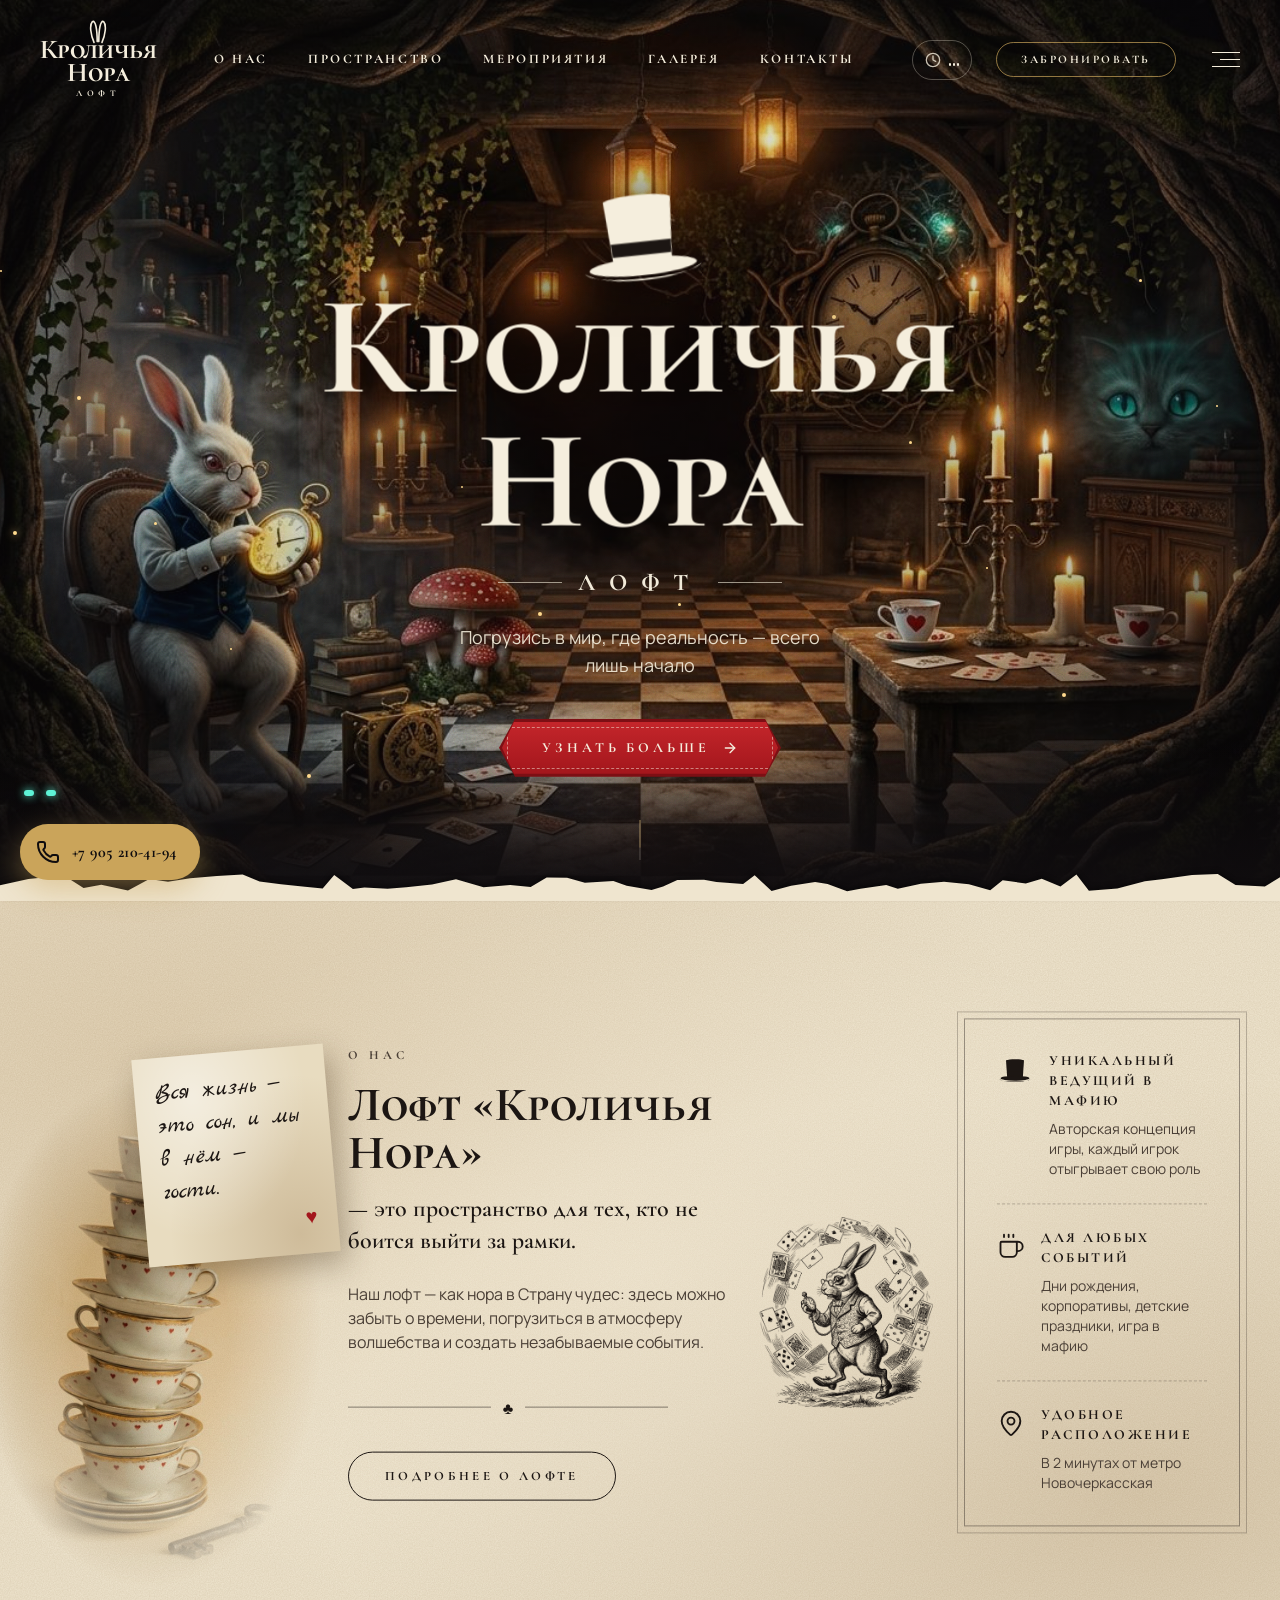
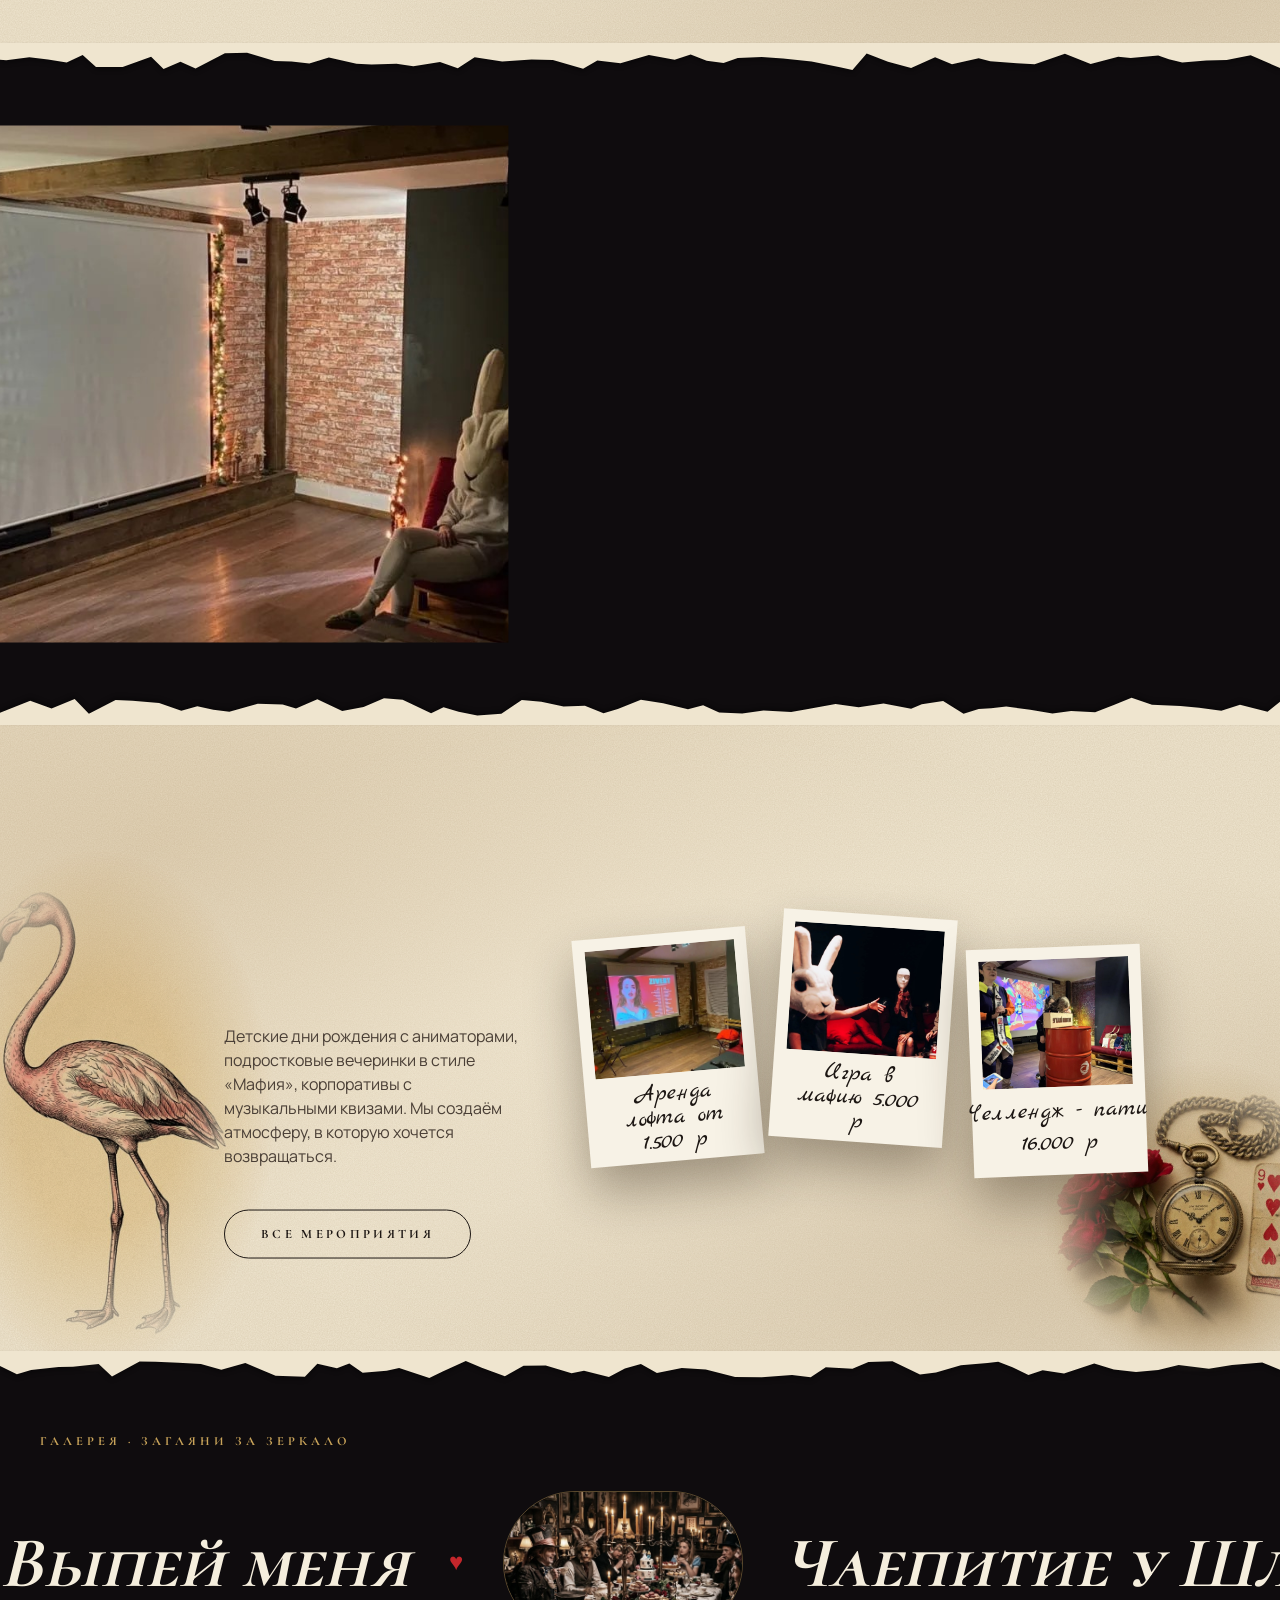
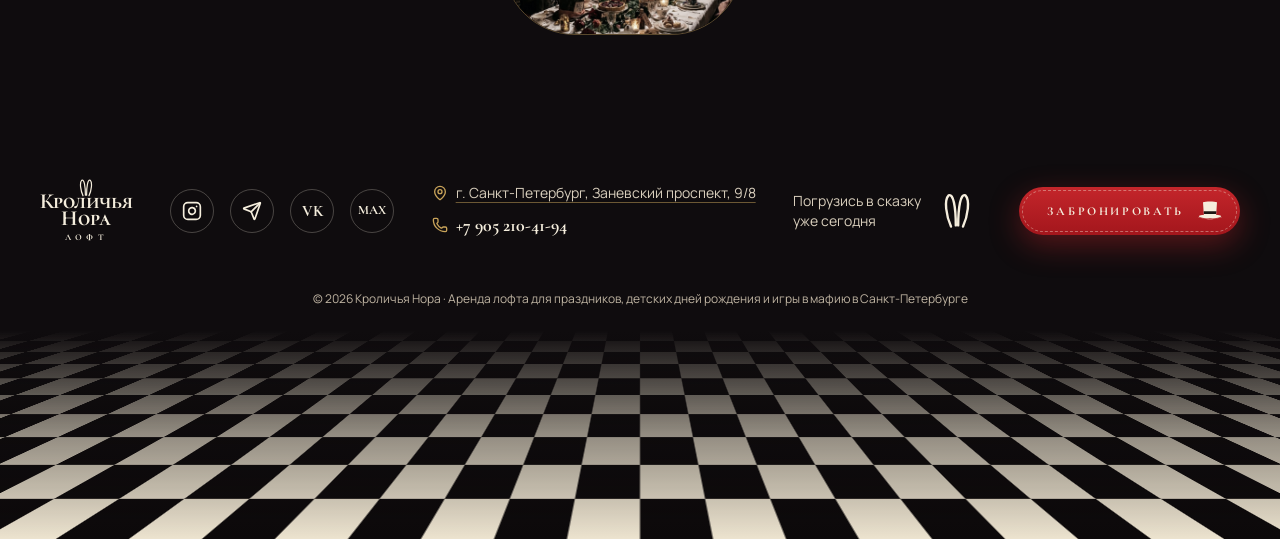
<file: docs/index.html>
<!doctype html><html lang="ru"><head><meta charset="utf-8"/><meta name="viewport" content="width=device-width,initial-scale=1"/><meta name="theme-color" content="#0f0c0e"/><meta name="description" content="Лофт «Кроличья Нора» у метро Новочеркасская: аренда лофта для детских праздников, дней рождения, игры в мафию и корпоративов в Санкт-Петербурге."/><meta name="keywords" content="аренда лофта, праздники, детские праздники, день рождения, мафия, игра в мафию, корпоратив, лофт СПб, Новочеркасская"/><meta name="robots" content="index, follow, max-image-preview:large, max-snippet:-1"/><meta name="yandex-verification" content="e5a729ab87b88847"/><link rel="canonical" href="https://xn---78-6cd2blhsfeqg1g6c2b.xn--p1ai/"/><meta property="og:type" content="website"/><meta property="og:site_name" content="Кроличья Нора"/><meta property="og:title" content="Аренда лофта для праздников и мафии в СПб — Кроличья Нора"/><meta property="og:description" content="Детские дни рождения с аниматорами, подростковые вечеринки в стиле «Мафия», корпоративы. Лофт у метро Новочеркасская."/><meta property="og:url" content="https://xn---78-6cd2blhsfeqg1g6c2b.xn--p1ai/"/><meta property="og:image" content="https://xn---78-6cd2blhsfeqg1g6c2b.xn--p1ai/og-image.jpg"/><meta property="og:image:width" content="1200"/><meta property="og:image:height" content="630"/><meta property="og:image:alt" content="Вход в лофт «Кроличья Нора» в стиле Алисы в Стране чудес"/><meta property="og:locale" content="ru_RU"/><meta name="twitter:card" content="summary_large_image"/><meta name="twitter:title" content="Аренда лофта для праздников и мафии в СПб — Кроличья Нора"/><meta name="twitter:description" content="Детские дни рождения, игра в мафию, корпоративы. Лофт у метро Новочеркасская."/><meta name="twitter:image" content="https://xn---78-6cd2blhsfeqg1g6c2b.xn--p1ai/og-image.jpg"/><link rel="icon" type="image/svg+xml" href="./favicon.svg"/><link rel="apple-touch-icon" href="./apple-touch-icon.png"/><script type="application/ld+json">{
          "@context": "https://schema.org",
          "@type": "EventVenue",
          "name": "Кроличья Нора",
          "alternateName": "Лофт Кроличья Нора",
          "description": "Аренда лофта для праздников: детские дни рождения с аниматорами, подростковые вечеринки в стиле «Мафия», корпоративы с музыкальными квизами.",
          "url": "https://xn---78-6cd2blhsfeqg1g6c2b.xn--p1ai/",
          "image": "https://xn---78-6cd2blhsfeqg1g6c2b.xn--p1ai/og-image.jpg",
          "telephone": "+79052104194",
          "address": {
            "@type": "PostalAddress",
            "streetAddress": "Заневский проспект, 9/8",
            "addressLocality": "Санкт-Петербург",
            "addressCountry": "RU"
          },
          "geo": { "@type": "GeoCoordinates", "latitude": 59.928012, "longitude": 30.408476 },
          "hasMap": "https://yandex.ru/maps/2/saint-petersburg/?ll=30.408689%2C59.927901&mode=poi&poi%5Bpoint%5D=30.408476%2C59.928012&poi%5Buri%5D=ymapsbm1%3A%2F%2Forg%3Foid%3D181597424363&z=19.95",
          "sameAs": [
            "https://www.instagram.com/hare_point",
            "https://vk.ru/hare_point",
            "https://t.me/vika_rabbit_hole",
            "https://web.max.ru/144010087"
          ]
        }</script><link rel="preconnect" href="https://fonts.googleapis.com"/><link rel="preconnect" href="https://fonts.gstatic.com" crossorigin/><link href="https://fonts.googleapis.com/css2?family=Cormorant+Unicase:wght@500;700&family=Cormorant+Garamond:ital,wght@0,500;0,600;0,700;1,500&family=Manrope:wght@400;500;600&family=Marck+Script&display=swap" rel="stylesheet"/><title>Аренда лофта для праздников и мафии в СПб — Кроличья Нора</title><script>window.addEventListener("error",function(e){e.error instanceof DOMException&&"DataCloneError"===e.error.name&&e.message&&e.message.includes("PerformanceServerTiming")&&(e.stopImmediatePropagation(),e.preventDefault())},!0)</script><script src="https://assets.emergent.sh/scripts/emergent-main.js"></script><script defer="defer" src="./static/js/main.591e0b3e.js"></script><link href="./static/css/main.986ba536.css" rel="stylesheet"></head><body><noscript><h1>Лофт «Кроличья Нора»</h1><p>Наш лофт — как нора в Страну чудес: здесь можно забыть о времени, погрузиться в атмосферу волшебства и создать незабываемые события.</p><p>Детские дни рождения с аниматорами, подростковые вечеринки в стиле «Мафия», корпоративы с музыкальными квизами. Мы создаём атмосферу, в которую хочется возвращаться.</p><p>г. Санкт-Петербург, Заневский проспект, 9/8 · В 2 минутах от метро Новочеркасская · <a href="tel:+79052104194">+7 905 210-41-94</a></p></noscript><div id="root"></div><script>!function(e,r){var t,s,o,i;r.__SV||(window.posthog=r,r._i=[],r.init=function(n,a,p){function c(e,r){var t=r.split(".");2==t.length&&(e=e[t[0]],r=t[1]),e[r]=function(){e.push([r].concat(Array.prototype.slice.call(arguments,0)))}}(o=e.createElement("script")).type="text/javascript",o.crossOrigin="anonymous",o.async=!0,o.src=a.api_host.replace(".i.posthog.com","-assets.i.posthog.com")+"/static/array.js",(i=e.getElementsByTagName("script")[0]).parentNode.insertBefore(o,i);var g=r;for(void 0!==p?g=r[p]=[]:p="posthog",g.people=g.people||[],g.toString=function(e){var r="posthog";return"posthog"!==p&&(r+="."+p),e||(r+=" (stub)"),r},g.people.toString=function(){return g.toString(1)+".people (stub)"},t="init me ws ys ps bs capture je Di ks register register_once register_for_session unregister unregister_for_session Ps getFeatureFlag getFeatureFlagPayload isFeatureEnabled reloadFeatureFlags updateEarlyAccessFeatureEnrollment getEarlyAccessFeatures on onFeatureFlags onSurveysLoaded onSessionId getSurveys getActiveMatchingSurveys renderSurvey canRenderSurvey canRenderSurveyAsync identify setPersonProperties group resetGroups setPersonPropertiesForFlags resetPersonPropertiesForFlags setGroupPropertiesForFlags resetGroupPropertiesForFlags reset get_distinct_id getGroups get_session_id get_session_replay_url alias set_config startSessionRecording stopSessionRecording sessionRecordingStarted captureException loadToolbar get_property getSessionProperty Es $s createPersonProfile Is opt_in_capturing opt_out_capturing has_opted_in_capturing has_opted_out_capturing clear_opt_in_out_capturing Ss debug xs getPageViewId captureTraceFeedback captureTraceMetric".split(" "),s=0;s<t.length;s++)c(g,t[s]);r._i.push([n,a,p])},r.__SV=1)}(document,window.posthog||[]),posthog.init("phc_DbsPb39SRc8z3EiQ6Dhj6ikv4H4rTKcht9d4sZSesceP",{api_host:"https://ap.emergent.sh",person_profiles:"identified_only",session_recording:{recordCrossOriginIframes:!0,capturePerformance:!1}})</script></body></html>
</file>
<file: docs/static/css/main.986ba536.css>
*,::backdrop,:after,:before{--tw-border-spacing-x:0;--tw-border-spacing-y:0;--tw-translate-x:0;--tw-translate-y:0;--tw-rotate:0;--tw-skew-x:0;--tw-skew-y:0;--tw-scale-x:1;--tw-scale-y:1;--tw-pan-x: ;--tw-pan-y: ;--tw-pinch-zoom: ;--tw-scroll-snap-strictness:proximity;--tw-gradient-from-position: ;--tw-gradient-via-position: ;--tw-gradient-to-position: ;--tw-ordinal: ;--tw-slashed-zero: ;--tw-numeric-figure: ;--tw-numeric-spacing: ;--tw-numeric-fraction: ;--tw-ring-inset: ;--tw-ring-offset-width:0px;--tw-ring-offset-color:#fff;--tw-ring-color:#3b82f680;--tw-ring-offset-shadow:0 0 #0000;--tw-ring-shadow:0 0 #0000;--tw-shadow:0 0 #0000;--tw-shadow-colored:0 0 #0000;--tw-blur: ;--tw-brightness: ;--tw-contrast: ;--tw-grayscale: ;--tw-hue-rotate: ;--tw-invert: ;--tw-saturate: ;--tw-sepia: ;--tw-drop-shadow: ;--tw-backdrop-blur: ;--tw-backdrop-brightness: ;--tw-backdrop-contrast: ;--tw-backdrop-grayscale: ;--tw-backdrop-hue-rotate: ;--tw-backdrop-invert: ;--tw-backdrop-opacity: ;--tw-backdrop-saturate: ;--tw-backdrop-sepia: ;--tw-contain-size: ;--tw-contain-layout: ;--tw-contain-paint: ;--tw-contain-style: }/*
! tailwindcss v3.4.17 | MIT License | https://tailwindcss.com
*/*,:after,:before{border:0 solid #e5e7eb;box-sizing:border-box}:after,:before{--tw-content:""}:host,html{-webkit-text-size-adjust:100%;font-feature-settings:normal;-webkit-tap-highlight-color:transparent;font-family:ui-sans-serif,system-ui,sans-serif,Apple Color Emoji,Segoe UI Emoji,Segoe UI Symbol,Noto Color Emoji;font-variation-settings:normal;line-height:1.5;tab-size:4}body{line-height:inherit}hr{border-top-width:1px;color:inherit;height:0}abbr:where([title]){-webkit-text-decoration:underline dotted;text-decoration:underline dotted}h1,h2,h3,h4,h5,h6{font-size:inherit;font-weight:inherit}a{color:inherit;text-decoration:inherit}b,strong{font-weight:bolder}code,kbd,pre,samp{font-feature-settings:normal;font-family:ui-monospace,SFMono-Regular,Menlo,Monaco,Consolas,Liberation Mono,Courier New,monospace;font-size:1em;font-variation-settings:normal}small{font-size:80%}sub,sup{font-size:75%;line-height:0;position:relative;vertical-align:initial}sub{bottom:-.25em}sup{top:-.5em}table{border-collapse:collapse;border-color:inherit;text-indent:0}button,input,optgroup,select,textarea{font-feature-settings:inherit;color:inherit;font-family:inherit;font-size:100%;font-variation-settings:inherit;font-weight:inherit;letter-spacing:inherit;line-height:inherit;margin:0;padding:0}button,select{text-transform:none}button,input:where([type=button]),input:where([type=reset]),input:where([type=submit]){-webkit-appearance:button;background-color:initial;background-image:none}:-moz-focusring{outline:auto}:-moz-ui-invalid{box-shadow:none}progress{vertical-align:initial}::-webkit-inner-spin-button,::-webkit-outer-spin-button{height:auto}[type=search]{-webkit-appearance:textfield;outline-offset:-2px}::-webkit-search-decoration{-webkit-appearance:none}::-webkit-file-upload-button{-webkit-appearance:button;font:inherit}summary{display:list-item}blockquote,dd,dl,figure,h1,h2,h3,h4,h5,h6,hr,p,pre{margin:0}fieldset{margin:0}fieldset,legend{padding:0}menu,ol,ul{list-style:none;margin:0;padding:0}dialog{padding:0}textarea{resize:vertical}input::placeholder,textarea::placeholder{color:#9ca3af;opacity:1}[role=button],button{cursor:pointer}:disabled{cursor:default}audio,canvas,embed,iframe,img,object,svg,video{display:block;vertical-align:middle}img,video{height:auto;max-width:100%}[hidden]:where(:not([hidden=until-found])){display:none}.sr-only{clip:rect(0,0,0,0);border-width:0;height:1px;margin:-1px;overflow:hidden;padding:0;position:absolute;white-space:nowrap;width:1px}.pointer-events-none{pointer-events:none}.pointer-events-auto{pointer-events:auto}.visible{visibility:visible}.invisible{visibility:hidden}.fixed{position:fixed}.absolute{position:absolute}.relative{position:relative}.-inset-\[4\%\]{inset:-4%}.inset-0{inset:0}.-inset-x-1\/2{left:-50%;right:-50%}.inset-x-0{left:0;right:0}.inset-y-0{bottom:0;top:0}.-bottom-1{bottom:-.25rem}.-bottom-12{bottom:-3rem}.-bottom-6{bottom:-1.5rem}.-bottom-\[19px\]{bottom:-19px}.-left-12{left:-3rem}.-left-24{left:-6rem}.-left-6{left:-1.5rem}.-right-12{right:-3rem}.-right-20{right:-5rem}.-top-12{top:-3rem}.-top-\[19px\]{top:-19px}.bottom-0{bottom:0}.bottom-10{bottom:2.5rem}.bottom-20{bottom:5rem}.bottom-3{bottom:.75rem}.bottom-5{bottom:1.25rem}.bottom-52{bottom:13rem}.bottom-6{bottom:1.5rem}.bottom-\[-60\%\]{bottom:-60%}.left-0{left:0}.left-1{left:.25rem}.left-1\/2{left:50%}.left-16{left:4rem}.left-2{left:.5rem}.left-3{left:.75rem}.left-4{left:1rem}.left-5{left:1.25rem}.left-6{left:1.5rem}.left-\[50\%\]{left:50%}.right-0{right:0}.right-1{right:.25rem}.right-2{right:.5rem}.right-3{right:.75rem}.right-4{right:1rem}.right-5{right:1.25rem}.right-6{right:1.5rem}.top-0{top:0}.top-1{top:.25rem}.top-1\/2{top:50%}.top-10{top:2.5rem}.top-3{top:.75rem}.top-4{top:1rem}.top-6{top:1.5rem}.top-\[1px\]{top:1px}.top-\[50\%\]{top:50%}.top-\[60\%\]{top:60%}.top-full{top:100%}.z-10{z-index:10}.z-20{z-index:20}.z-40{z-index:40}.z-50{z-index:50}.z-\[100\]{z-index:100}.z-\[1\]{z-index:1}.z-\[60\]{z-index:60}.order-1{order:1}.order-2{order:2}.order-3{order:3}.order-4{order:4}.-mx-1{margin-left:-.25rem;margin-right:-.25rem}.mx-auto{margin-left:auto;margin-right:auto}.my-1{margin-bottom:.25rem;margin-top:.25rem}.-mb-1\.5{margin-bottom:-.375rem}.-mb-2{margin-bottom:-.5rem}.-ml-4{margin-left:-1rem}.-mt-1{margin-top:-.25rem}.-mt-4{margin-top:-1rem}.mb-1{margin-bottom:.25rem}.mb-10{margin-bottom:2.5rem}.mb-8{margin-bottom:2rem}.mb-\[-0\.6rem\]{margin-bottom:-.6rem}.ml-1{margin-left:.25rem}.ml-auto{margin-left:auto}.mr-2{margin-right:.5rem}.mt-1{margin-top:.25rem}.mt-1\.5{margin-top:.375rem}.mt-10{margin-top:2.5rem}.mt-2{margin-top:.5rem}.mt-24{margin-top:6rem}.mt-3{margin-top:.75rem}.mt-4{margin-top:1rem}.mt-5{margin-top:1.25rem}.mt-6{margin-top:1.5rem}.mt-auto{margin-top:auto}.block{display:block}.flex{display:flex}.inline-flex{display:inline-flex}.table{display:table}.grid{display:grid}.hidden{display:none}.aspect-\[4\/3\.4\]{aspect-ratio:4/3.4}.aspect-square{aspect-ratio:1/1}.h-1\.5{height:.375rem}.h-10{height:2.5rem}.h-11{height:2.75rem}.h-14{height:3.5rem}.h-16{height:4rem}.h-2{height:.5rem}.h-2\.5{height:.625rem}.h-28{height:7rem}.h-3{height:.75rem}.h-3\.5{height:.875rem}.h-4{height:1rem}.h-40{height:10rem}.h-5{height:1.25rem}.h-6{height:1.5rem}.h-7{height:1.75rem}.h-8{height:2rem}.h-9{height:2.25rem}.h-\[116\%\]{height:116%}.h-\[1px\]{height:1px}.h-\[340px\]{height:340px}.h-\[360px\]{height:360px}.h-\[85\%\]{height:85%}.h-\[var\(--radix-navigation-menu-viewport-height\)\]{height:var(--radix-navigation-menu-viewport-height)}.h-\[var\(--radix-select-trigger-height\)\]{height:var(--radix-select-trigger-height)}.h-auto{height:auto}.h-full{height:100%}.h-px{height:1px}.max-h-\[--radix-context-menu-content-available-height\]{max-height:var(--radix-context-menu-content-available-height)}.max-h-\[--radix-select-content-available-height\]{max-height:var(--radix-select-content-available-height)}.max-h-\[300px\]{max-height:300px}.max-h-\[var\(--radix-dropdown-menu-content-available-height\)\]{max-height:var(--radix-dropdown-menu-content-available-height)}.max-h-screen{max-height:100vh}.min-h-\[100svh\]{min-height:100svh}.min-h-\[4rem\]{min-height:4rem}.min-h-\[60px\]{min-height:60px}.w-10{width:2.5rem}.w-11{width:2.75rem}.w-12{width:3rem}.w-2{width:.5rem}.w-2\.5{width:.625rem}.w-24{width:6rem}.w-28{width:7rem}.w-3{width:.75rem}.w-3\.5{width:.875rem}.w-3\/4{width:75%}.w-4{width:1rem}.w-44{width:11rem}.w-5{width:1.25rem}.w-52{width:13rem}.w-56{width:14rem}.w-6{width:1.5rem}.w-64{width:16rem}.w-7{width:1.75rem}.w-72{width:18rem}.w-8{width:2rem}.w-80{width:20rem}.w-9{width:2.25rem}.w-\[100px\]{width:100px}.w-\[1px\]{width:1px}.w-\[2px\]{width:2px}.w-\[min\(320px\2c calc\(100vw-2rem\)\)\]{width:min(320px,calc(100vw - 2rem))}.w-auto{width:auto}.w-full{width:100%}.w-max{width:max-content}.w-px{width:1px}.min-w-0{min-width:0}.min-w-10{min-width:2.5rem}.min-w-8{min-width:2rem}.min-w-9{min-width:2.25rem}.min-w-\[12rem\]{min-width:12rem}.min-w-\[8rem\]{min-width:8rem}.min-w-\[var\(--radix-select-trigger-width\)\]{min-width:var(--radix-select-trigger-width)}.max-w-\[1400px\]{max-width:1400px}.max-w-\[1600px\]{max-width:1600px}.max-w-lg{max-width:32rem}.max-w-max{max-width:max-content}.max-w-md{max-width:28rem}.max-w-none{max-width:none}.max-w-sm{max-width:24rem}.max-w-xs{max-width:20rem}.flex-1{flex:1 1}.shrink-0{flex-shrink:0}.grow{flex-grow:1}.grow-0{flex-grow:0}.basis-full{flex-basis:100%}.caption-bottom{caption-side:bottom}.border-collapse{border-collapse:collapse}.origin-\[--radix-context-menu-content-transform-origin\]{transform-origin:var(--radix-context-menu-content-transform-origin)}.origin-\[--radix-dropdown-menu-content-transform-origin\]{transform-origin:var(--radix-dropdown-menu-content-transform-origin)}.origin-\[--radix-hover-card-content-transform-origin\]{transform-origin:var(--radix-hover-card-content-transform-origin)}.origin-\[--radix-menubar-content-transform-origin\]{transform-origin:var(--radix-menubar-content-transform-origin)}.origin-\[--radix-popover-content-transform-origin\]{transform-origin:var(--radix-popover-content-transform-origin)}.origin-\[--radix-select-content-transform-origin\]{transform-origin:var(--radix-select-content-transform-origin)}.origin-\[--radix-tooltip-content-transform-origin\]{transform-origin:var(--radix-tooltip-content-transform-origin)}.origin-left{transform-origin:left}.origin-right{transform-origin:right}.origin-top{transform-origin:top}.-translate-x-1\/2{--tw-translate-x:-50%}.-translate-x-1\/2,.-translate-y-1\/2{transform:translate(var(--tw-translate-x),var(--tw-translate-y)) rotate(var(--tw-rotate)) skewX(var(--tw-skew-x)) skewY(var(--tw-skew-y)) scaleX(var(--tw-scale-x)) scaleY(var(--tw-scale-y))}.-translate-y-1\/2{--tw-translate-y:-50%}.-translate-y-\[8\%\]{--tw-translate-y:-8%}.-translate-y-\[8\%\],.translate-x-1\.5{transform:translate(var(--tw-translate-x),var(--tw-translate-y)) rotate(var(--tw-rotate)) skewX(var(--tw-skew-x)) skewY(var(--tw-skew-y)) scaleX(var(--tw-scale-x)) scaleY(var(--tw-scale-y))}.translate-x-1\.5{--tw-translate-x:0.375rem}.translate-x-\[-50\%\]{--tw-translate-x:-50%}.translate-x-\[-50\%\],.translate-y-\[-50\%\]{transform:translate(var(--tw-translate-x),var(--tw-translate-y)) rotate(var(--tw-rotate)) skewX(var(--tw-skew-x)) skewY(var(--tw-skew-y)) scaleX(var(--tw-scale-x)) scaleY(var(--tw-scale-y))}.translate-y-\[-50\%\]{--tw-translate-y:-50%}.rotate-180{--tw-rotate:180deg}.rotate-180,.rotate-45{transform:translate(var(--tw-translate-x),var(--tw-translate-y)) rotate(var(--tw-rotate)) skewX(var(--tw-skew-x)) skewY(var(--tw-skew-y)) scaleX(var(--tw-scale-x)) scaleY(var(--tw-scale-y))}.rotate-45{--tw-rotate:45deg}.rotate-90{--tw-rotate:90deg}.rotate-90,.scale-x-0{transform:translate(var(--tw-translate-x),var(--tw-translate-y)) rotate(var(--tw-rotate)) skewX(var(--tw-skew-x)) skewY(var(--tw-skew-y)) scaleX(var(--tw-scale-x)) scaleY(var(--tw-scale-y))}.scale-x-0{--tw-scale-x:0}.transform{transform:translate(var(--tw-translate-x),var(--tw-translate-y)) rotate(var(--tw-rotate)) skewX(var(--tw-skew-x)) skewY(var(--tw-skew-y)) scaleX(var(--tw-scale-x)) scaleY(var(--tw-scale-y))}@keyframes spin{to{transform:rotate(1turn)}}.animate-\[spin_60s_steps\(60\)_infinite\]{animation:spin 60s steps(60) infinite}@keyframes ping{75%,to{opacity:0;transform:scale(2)}}.animate-ping{animation:ping 1s cubic-bezier(0,0,.2,1) infinite}@keyframes pulse{50%{opacity:.5}}.animate-pulse{animation:pulse 2s cubic-bezier(.4,0,.6,1) infinite}.cursor-default{cursor:default}.cursor-pointer{cursor:pointer}.touch-none{touch-action:none}.select-none{-webkit-user-select:none;user-select:none}.list-none{list-style-type:none}.grid-cols-1{grid-template-columns:repeat(1,minmax(0,1fr))}.flex-row{flex-direction:row}.flex-col{flex-direction:column}.flex-col-reverse{flex-direction:column-reverse}.flex-wrap{flex-wrap:wrap}.items-end{align-items:flex-end}.items-center{align-items:center}.items-baseline{align-items:baseline}.justify-center{justify-content:center}.justify-between{justify-content:space-between}.gap-1{gap:.25rem}.gap-1\.5{gap:.375rem}.gap-10{gap:2.5rem}.gap-12{gap:3rem}.gap-14{gap:3.5rem}.gap-2{gap:.5rem}.gap-3{gap:.75rem}.gap-4{gap:1rem}.gap-5{gap:1.25rem}.gap-\[2px\]{gap:2px}.gap-\[6px\]{gap:6px}.space-x-1>:not([hidden])~:not([hidden]){--tw-space-x-reverse:0;margin-left:calc(.25rem*(1 - var(--tw-space-x-reverse)));margin-right:calc(.25rem*var(--tw-space-x-reverse))}.space-x-2>:not([hidden])~:not([hidden]){--tw-space-x-reverse:0;margin-left:calc(.5rem*(1 - var(--tw-space-x-reverse)));margin-right:calc(.5rem*var(--tw-space-x-reverse))}.space-y-1>:not([hidden])~:not([hidden]){--tw-space-y-reverse:0;margin-bottom:calc(.25rem*var(--tw-space-y-reverse));margin-top:calc(.25rem*(1 - var(--tw-space-y-reverse)))}.space-y-1\.5>:not([hidden])~:not([hidden]){--tw-space-y-reverse:0;margin-bottom:calc(.375rem*var(--tw-space-y-reverse));margin-top:calc(.375rem*(1 - var(--tw-space-y-reverse)))}.space-y-2>:not([hidden])~:not([hidden]){--tw-space-y-reverse:0;margin-bottom:calc(.5rem*var(--tw-space-y-reverse));margin-top:calc(.5rem*(1 - var(--tw-space-y-reverse)))}.space-y-4>:not([hidden])~:not([hidden]){--tw-space-y-reverse:0;margin-bottom:calc(1rem*var(--tw-space-y-reverse));margin-top:calc(1rem*(1 - var(--tw-space-y-reverse)))}.overflow-auto{overflow:auto}.overflow-hidden{overflow:hidden}.overflow-visible{overflow:visible}.overflow-y-auto{overflow-y:auto}.overflow-x-hidden{overflow-x:hidden}.whitespace-nowrap{white-space:nowrap}.whitespace-pre{white-space:pre}.whitespace-pre-line{white-space:pre-line}.break-words{overflow-wrap:break-word}.rounded-2xl{border-radius:1rem}.rounded-\[999px\]{border-radius:999px}.rounded-\[inherit\]{border-radius:inherit}.rounded-full{border-radius:9999px}.rounded-lg{border-radius:.25rem;border-radius:var(--radius)}.rounded-md{border-radius:calc(.25rem - 2px);border-radius:calc(var(--radius) - 2px)}.rounded-sm{border-radius:calc(.25rem - 4px);border-radius:calc(var(--radius) - 4px)}.rounded-xl{border-radius:.75rem}.rounded-t-\[10px\]{border-top-left-radius:10px;border-top-right-radius:10px}.rounded-tl-sm{border-top-left-radius:calc(.25rem - 4px);border-top-left-radius:calc(var(--radius) - 4px)}.border{border-width:1px}.border-2{border-width:2px}.border-y{border-top-width:1px}.border-b,.border-y{border-bottom-width:1px}.border-l{border-left-width:1px}.border-r{border-right-width:1px}.border-t{border-top-width:1px}.border-dashed{border-style:dashed}.border-\[\#1c1613\]\/25{border-color:#1c161340}.border-\[\#1c1613\]\/30{border-color:#1c16134d}.border-\[\#1c1613\]\/40{border-color:#1c161366}.border-\[\#c9a45a\]\/40{border-color:#c9a45a66}.border-\[\#c9a45a\]\/70{border-color:#c9a45ab3}.border-\[\#f5eedd\]\/25{border-color:#f5eedd40}.border-\[\#f5eedd\]\/30{border-color:#f5eedd4d}.border-\[\#f5eedd\]\/40{border-color:#f5eedd66}.border-\[\#f5eedd\]\/70{border-color:#f5eeddb3}.border-\[var\(--crimson\)\]{border-color:#a3161c;border-color:var(--crimson)}.border-\[var\(--gold\)\]{border-color:#c9a45a;border-color:var(--gold)}.border-\[var\(--ink\)\]{border-color:#1c1613;border-color:var(--ink)}.border-destructive{border-color:hsl(var(--destructive))}.border-destructive\/50{border-color:hsl(var(--destructive)/.5)}.border-input{border-color:#c2b3a3;border-color:hsl(var(--input))}.border-primary{border-color:#a2161d;border-color:hsl(var(--primary))}.border-primary\/50{border-color:#a2161d80;border-color:hsl(var(--primary)/.5)}.border-transparent{border-color:#0000}.border-l-transparent{border-left-color:#0000}.border-t-transparent{border-top-color:#0000}.bg-\[\#0f0c0e\]\/95{background-color:#0f0c0ef2}.bg-\[\#1c1613\]\/50{background-color:#1c161380}.bg-\[\#5ef2d6\]{--tw-bg-opacity:1;background-color:#5ef2d6;background-color:rgb(94 242 214/var(--tw-bg-opacity,1))}.bg-\[\#7d0f14\]{--tw-bg-opacity:1;background-color:#7d0f14;background-color:rgb(125 15 20/var(--tw-bg-opacity,1))}.bg-\[\#c9a45a\]\/15{background-color:#c9a45a26}.bg-\[\#e8dcc0\]{--tw-bg-opacity:1;background-color:#e8dcc0;background-color:rgb(232 220 192/var(--tw-bg-opacity,1))}.bg-\[\#f5eedd\]{--tw-bg-opacity:1;background-color:#f5eedd;background-color:rgb(245 238 221/var(--tw-bg-opacity,1))}.bg-\[\#f5eedd\]\/25{background-color:#f5eedd40}.bg-\[\#f5eedd\]\/60{background-color:#f5eedd99}.bg-\[\#f7f2e6\]{--tw-bg-opacity:1;background-color:#f7f2e6;background-color:rgb(247 242 230/var(--tw-bg-opacity,1))}.bg-\[\#ffd98a\]{--tw-bg-opacity:1;background-color:#ffd98a;background-color:rgb(255 217 138/var(--tw-bg-opacity,1))}.bg-\[var\(--cream\)\]{background-color:#f5eedd;background-color:var(--cream)}.bg-\[var\(--crimson-2\)\]{background-color:#c4262b;background-color:var(--crimson-2)}.bg-\[var\(--gold\)\]{background-color:#c9a45a;background-color:var(--gold)}.bg-\[var\(--ink\)\]{background-color:#1c1613;background-color:var(--ink)}.bg-\[var\(--night\)\]{background-color:#0f0c0e;background-color:var(--night)}.bg-accent{background-color:#e0d1b8;background-color:hsl(var(--accent))}.bg-background{background-color:#f5eee0;background-color:hsl(var(--background))}.bg-black\/80{background-color:#000c}.bg-border{background-color:#c2b3a3;background-color:hsl(var(--border))}.bg-card{background-color:hsl(var(--card))}.bg-current{background-color:currentColor}.bg-destructive{background-color:hsl(var(--destructive))}.bg-foreground{background-color:#1c1512;background-color:hsl(var(--foreground))}.bg-muted{background-color:#e8ddc9;background-color:hsl(var(--muted))}.bg-muted\/50{background-color:#e8ddc980;background-color:hsl(var(--muted)/.5)}.bg-popover{background-color:#f5eee0;background-color:hsl(var(--popover))}.bg-primary{background-color:#a2161d;background-color:hsl(var(--primary))}.bg-primary\/10{background-color:#a2161d1a;background-color:hsl(var(--primary)/.1)}.bg-primary\/20{background-color:#a2161d33;background-color:hsl(var(--primary)/.2)}.bg-secondary{background-color:hsl(var(--secondary))}.bg-transparent{background-color:initial}.bg-\[radial-gradient\(ellipse_45\%_50\%_at_50\%_48\%\2c rgba\(10\2c 7\2c 9\2c 0\.72\)\2c rgba\(10\2c 7\2c 9\2c 0\.15\)_70\%\2c rgba\(10\2c 7\2c 9\2c 0\.55\)\)\]{background-image:radial-gradient(ellipse 45% 50% at 50% 48%,#0a0709b8,#0a070926 70%,#0a07098c)}.bg-gradient-to-b{background-image:linear-gradient(to bottom,var(--tw-gradient-stops))}.bg-gradient-to-t{background-image:linear-gradient(to top,var(--tw-gradient-stops))}.from-\[var\(--crimson-2\)\]{--tw-gradient-from:var(--crimson-2) var(--tw-gradient-from-position);--tw-gradient-to:#fff0 var(--tw-gradient-to-position);--tw-gradient-stops:var(--tw-gradient-from),var(--tw-gradient-to)}.from-\[var\(--night\)\]{--tw-gradient-from:var(--night) var(--tw-gradient-from-position);--tw-gradient-to:#fff0 var(--tw-gradient-to-position);--tw-gradient-stops:var(--tw-gradient-from),var(--tw-gradient-to)}.via-\[\#0f0c0e\]\/40{--tw-gradient-to:#0f0c0e00 var(--tw-gradient-to-position);--tw-gradient-stops:var(--tw-gradient-from),#0f0c0e66 var(--tw-gradient-via-position),var(--tw-gradient-to)}.to-\[var\(--crimson\)\]{--tw-gradient-to:var(--crimson) var(--tw-gradient-to-position)}.to-transparent{--tw-gradient-to:#0000 var(--tw-gradient-to-position)}.fill-current{fill:currentColor}.fill-primary{fill:#a2161d;fill:hsl(var(--primary))}.object-cover{object-fit:cover}.object-\[15\%_center\]{object-position:15% center}.object-\[center_42\%\]{object-position:center 42%}.object-\[center_45\%\]{object-position:center 45%}.p-0{padding:0}.p-1{padding:.25rem}.p-2{padding:.5rem}.p-3{padding:.75rem}.p-4{padding:1rem}.p-5{padding:1.25rem}.p-6{padding:1.5rem}.p-8{padding:2rem}.p-\[1px\]{padding:1px}.p-\[3px\]{padding:3px}.px-1\.5{padding-left:.375rem;padding-right:.375rem}.px-10{padding-left:2.5rem;padding-right:2.5rem}.px-2{padding-left:.5rem;padding-right:.5rem}.px-2\.5{padding-left:.625rem;padding-right:.625rem}.px-3{padding-left:.75rem;padding-right:.75rem}.px-4{padding-left:1rem;padding-right:1rem}.px-5{padding-left:1.25rem;padding-right:1.25rem}.px-6{padding-left:1.5rem;padding-right:1.5rem}.px-7{padding-left:1.75rem;padding-right:1.75rem}.px-8{padding-left:2rem;padding-right:2rem}.px-9{padding-left:2.25rem;padding-right:2.25rem}.py-0\.5{padding-bottom:.125rem;padding-top:.125rem}.py-1{padding-bottom:.25rem;padding-top:.25rem}.py-1\.5{padding-bottom:.375rem;padding-top:.375rem}.py-16{padding-bottom:4rem;padding-top:4rem}.py-2{padding-bottom:.5rem;padding-top:.5rem}.py-20{padding-bottom:5rem;padding-top:5rem}.py-24{padding-bottom:6rem;padding-top:6rem}.py-3{padding-bottom:.75rem;padding-top:.75rem}.py-3\.5{padding-bottom:.875rem;padding-top:.875rem}.py-4{padding-bottom:1rem;padding-top:1rem}.py-5{padding-bottom:1.25rem;padding-top:1.25rem}.py-6{padding-bottom:1.5rem;padding-top:1.5rem}.py-9{padding-bottom:2.25rem;padding-top:2.25rem}.pb-12{padding-bottom:3rem}.pb-2{padding-bottom:.5rem}.pb-4{padding-bottom:1rem}.pb-6{padding-bottom:1.5rem}.pb-\[0\.08em\]{padding-bottom:.08em}.pl-2{padding-left:.5rem}.pl-2\.5{padding-left:.625rem}.pl-4{padding-left:1rem}.pl-7{padding-left:1.75rem}.pl-8{padding-left:2rem}.pr-10{padding-right:2.5rem}.pr-2{padding-right:.5rem}.pr-2\.5{padding-right:.625rem}.pr-4{padding-right:1rem}.pr-5{padding-right:1.25rem}.pr-6{padding-right:1.5rem}.pr-8{padding-right:2rem}.pt-0{padding-top:0}.pt-1{padding-top:.25rem}.pt-16{padding-top:4rem}.pt-2{padding-top:.5rem}.pt-20{padding-top:5rem}.pt-4{padding-top:1rem}.text-left{text-align:left}.text-center{text-align:center}.text-right{text-align:right}.align-middle{vertical-align:middle}.text-2xl{font-size:1.5rem;line-height:2rem}.text-4xl{font-size:2.25rem;line-height:2.5rem}.text-5xl{font-size:3rem;line-height:1}.text-\[0\.55rem\]{font-size:.55rem}.text-\[0\.72rem\]{font-size:.72rem}.text-\[0\.75rem\]{font-size:.75rem}.text-\[0\.82rem\]{font-size:.82rem}.text-\[0\.8rem\]{font-size:.8rem}.text-\[1\.35rem\]{font-size:1.35rem}.text-\[1\.7rem\]{font-size:1.7rem}.text-\[3\.6rem\]{font-size:3.6rem}.text-base{font-size:1rem;line-height:1.5rem}.text-lg{font-size:1.125rem;line-height:1.75rem}.text-sm{font-size:.875rem;line-height:1.25rem}.text-xl{font-size:1.25rem;line-height:1.75rem}.text-xs{font-size:.75rem;line-height:1rem}.font-bold{font-weight:700}.font-medium{font-weight:500}.font-normal{font-weight:400}.font-semibold{font-weight:600}.uppercase{text-transform:uppercase}.italic{font-style:italic}.leading-\[0\.88\]{line-height:.88}.leading-\[1\.05\]{line-height:1.05}.leading-none{line-height:1}.leading-relaxed{line-height:1.625}.leading-snug{line-height:1.375}.leading-tight{line-height:1.25}.tracking-\[0\.18em\]{letter-spacing:.18em}.tracking-\[0\.22em\]{letter-spacing:.22em}.tracking-\[0\.26em\]{letter-spacing:.26em}.tracking-\[0\.28em\]{letter-spacing:.28em}.tracking-\[0\.2em\]{letter-spacing:.2em}.tracking-\[0\.5em\]{letter-spacing:.5em}.tracking-tight{letter-spacing:-.025em}.tracking-wide{letter-spacing:.025em}.tracking-widest{letter-spacing:.1em}.text-\[\#1c1613\]{--tw-text-opacity:1;color:#1c1613;color:rgb(28 22 19/var(--tw-text-opacity,1))}.text-\[\#bfb4a2\]{--tw-text-opacity:1;color:#bfb4a2;color:rgb(191 180 162/var(--tw-text-opacity,1))}.text-\[\#d9cfbd\]{--tw-text-opacity:1;color:#d9cfbd;color:rgb(217 207 189/var(--tw-text-opacity,1))}.text-\[\#f5eedd\]\/80{color:#f5eeddcc}.text-\[\#f5eedd\]\/90{color:#f5eedde6}.text-\[var\(--cream\)\]{color:#f5eedd;color:var(--cream)}.text-\[var\(--crimson\)\]{color:#a3161c;color:var(--crimson)}.text-\[var\(--crimson-2\)\]{color:#c4262b;color:var(--crimson-2)}.text-\[var\(--gold\)\]{color:#c9a45a;color:var(--gold)}.text-\[var\(--ink\)\]{color:#1c1613;color:var(--ink)}.text-\[var\(--ink-soft\)\]{color:#4a3f36;color:var(--ink-soft)}.text-\[var\(--night\)\]{color:#0f0c0e;color:var(--night)}.text-accent-foreground{color:#1c1512;color:hsl(var(--accent-foreground))}.text-card-foreground{color:hsl(var(--card-foreground))}.text-current{color:currentColor}.text-destructive{color:hsl(var(--destructive))}.text-destructive-foreground{color:hsl(var(--destructive-foreground))}.text-foreground{color:#1c1512;color:hsl(var(--foreground))}.text-foreground\/50{color:#1c151280;color:hsl(var(--foreground)/.5)}.text-muted-foreground{color:#5b5048;color:hsl(var(--muted-foreground))}.text-popover-foreground{color:#1c1512;color:hsl(var(--popover-foreground))}.text-primary{color:#a2161d;color:hsl(var(--primary))}.text-primary-foreground{color:#f5eee0;color:hsl(var(--primary-foreground))}.text-secondary-foreground{color:hsl(var(--secondary-foreground))}.underline{text-decoration-line:underline}.decoration-\[\#c9a45a\]\/50{text-decoration-color:#c9a45a80}.underline-offset-4{text-underline-offset:4px}.opacity-0{opacity:0}.opacity-20{opacity:.2}.opacity-25{opacity:.25}.opacity-50{opacity:.5}.opacity-60{opacity:.6}.opacity-70{opacity:.7}.opacity-80{opacity:.8}.opacity-90{opacity:.9}.mix-blend-multiply{mix-blend-mode:multiply}.shadow{--tw-shadow:0 1px 3px 0 #0000001a,0 1px 2px -1px #0000001a;--tw-shadow-colored:0 1px 3px 0 var(--tw-shadow-color),0 1px 2px -1px var(--tw-shadow-color)}.shadow,.shadow-\[0_0_8px_\#5ef2d6\]{box-shadow:0 0 #0000,0 0 #0000,var(--tw-shadow);box-shadow:var(--tw-ring-offset-shadow,0 0 #0000),var(--tw-ring-shadow,0 0 #0000),var(--tw-shadow)}.shadow-\[0_0_8px_\#5ef2d6\]{--tw-shadow:0 0 8px #5ef2d6;--tw-shadow-colored:0 0 8px var(--tw-shadow-color)}.shadow-\[0_10px_30px_rgba\(0\2c 0\2c 0\2c 0\.5\)\]{--tw-shadow:0 10px 30px #00000080;--tw-shadow-colored:0 10px 30px var(--tw-shadow-color)}.shadow-\[0_10px_30px_rgba\(0\2c 0\2c 0\2c 0\.5\)\],.shadow-\[0_10px_30px_rgba\(196\2c 38\2c 43\2c 0\.4\)\]{box-shadow:0 0 #0000,0 0 #0000,var(--tw-shadow);box-shadow:var(--tw-ring-offset-shadow,0 0 #0000),var(--tw-ring-shadow,0 0 #0000),var(--tw-shadow)}.shadow-\[0_10px_30px_rgba\(196\2c 38\2c 43\2c 0\.4\)\]{--tw-shadow:0 10px 30px #c4262b66;--tw-shadow-colored:0 10px 30px var(--tw-shadow-color)}.shadow-\[0_10px_30px_rgba\(196\2c 38\2c 43\2c 0\.55\)\]{--tw-shadow:0 10px 30px #c4262b8c;--tw-shadow-colored:0 10px 30px var(--tw-shadow-color)}.shadow-\[0_10px_30px_rgba\(196\2c 38\2c 43\2c 0\.55\)\],.shadow-\[0_10px_30px_rgba\(201\2c 164\2c 90\2c 0\.45\)\]{box-shadow:0 0 #0000,0 0 #0000,var(--tw-shadow);box-shadow:var(--tw-ring-offset-shadow,0 0 #0000),var(--tw-ring-shadow,0 0 #0000),var(--tw-shadow)}.shadow-\[0_10px_30px_rgba\(201\2c 164\2c 90\2c 0\.45\)\]{--tw-shadow:0 10px 30px #c9a45a73;--tw-shadow-colored:0 10px 30px var(--tw-shadow-color)}.shadow-\[0_10px_40px_rgba\(196\2c 38\2c 43\2c 0\.45\)\]{--tw-shadow:0 10px 40px #c4262b73;--tw-shadow-colored:0 10px 40px var(--tw-shadow-color)}.shadow-\[0_10px_40px_rgba\(196\2c 38\2c 43\2c 0\.45\)\],.shadow-\[0_24px_50px_rgba\(40\2c 25\2c 10\2c 0\.38\)\]{box-shadow:0 0 #0000,0 0 #0000,var(--tw-shadow);box-shadow:var(--tw-ring-offset-shadow,0 0 #0000),var(--tw-ring-shadow,0 0 #0000),var(--tw-shadow)}.shadow-\[0_24px_50px_rgba\(40\2c 25\2c 10\2c 0\.38\)\]{--tw-shadow:0 24px 50px #28190a61;--tw-shadow-colored:0 24px 50px var(--tw-shadow-color)}.shadow-\[0_30px_60px_rgba\(0\2c 0\2c 0\2c 0\.6\)\]{--tw-shadow:0 30px 60px #0009;--tw-shadow-colored:0 30px 60px var(--tw-shadow-color)}.shadow-\[0_30px_60px_rgba\(0\2c 0\2c 0\2c 0\.6\)\],.shadow-\[0_30px_70px_rgba\(0\2c 0\2c 0\2c 0\.65\)\]{box-shadow:0 0 #0000,0 0 #0000,var(--tw-shadow);box-shadow:var(--tw-ring-offset-shadow,0 0 #0000),var(--tw-ring-shadow,0 0 #0000),var(--tw-shadow)}.shadow-\[0_30px_70px_rgba\(0\2c 0\2c 0\2c 0\.65\)\]{--tw-shadow:0 30px 70px #000000a6;--tw-shadow-colored:0 30px 70px var(--tw-shadow-color)}.shadow-\[6px_12px_30px_rgba\(60\2c 40\2c 15\2c 0\.35\)\]{--tw-shadow:6px 12px 30px #3c280f59;--tw-shadow-colored:6px 12px 30px var(--tw-shadow-color)}.shadow-\[6px_12px_30px_rgba\(60\2c 40\2c 15\2c 0\.35\)\],.shadow-lg{box-shadow:0 0 #0000,0 0 #0000,var(--tw-shadow);box-shadow:var(--tw-ring-offset-shadow,0 0 #0000),var(--tw-ring-shadow,0 0 #0000),var(--tw-shadow)}.shadow-lg{--tw-shadow:0 10px 15px -3px #0000001a,0 4px 6px -4px #0000001a;--tw-shadow-colored:0 10px 15px -3px var(--tw-shadow-color),0 4px 6px -4px var(--tw-shadow-color)}.shadow-md{--tw-shadow:0 4px 6px -1px #0000001a,0 2px 4px -2px #0000001a;--tw-shadow-colored:0 4px 6px -1px var(--tw-shadow-color),0 2px 4px -2px var(--tw-shadow-color)}.shadow-md,.shadow-sm{box-shadow:0 0 #0000,0 0 #0000,var(--tw-shadow);box-shadow:var(--tw-ring-offset-shadow,0 0 #0000),var(--tw-ring-shadow,0 0 #0000),var(--tw-shadow)}.shadow-sm{--tw-shadow:0 1px 2px 0 #0000000d;--tw-shadow-colored:0 1px 2px 0 var(--tw-shadow-color)}.outline-none{outline:2px solid #0000;outline-offset:2px}.outline{outline-style:solid}.outline-dashed{outline-style:dashed}.outline-1{outline-width:1px}.-outline-offset-4{outline-offset:-4px}.-outline-offset-8{outline-offset:-8px}.-outline-offset-\[6px\]{outline-offset:-6px}.outline-offset-\[6px\]{outline-offset:6px}.outline-\[\#1c1613\]\/25{outline-color:#1c161340}.outline-\[\#a3161c\]\/60{outline-color:#a3161c99}.outline-\[\#f5eedd\]\/40{outline-color:#f5eedd66}.outline-\[\#f5eedd\]\/50{outline-color:#f5eedd80}.ring-0{--tw-ring-offset-shadow:var(--tw-ring-inset) 0 0 0 var(--tw-ring-offset-width) var(--tw-ring-offset-color);--tw-ring-shadow:var(--tw-ring-inset) 0 0 0 calc(var(--tw-ring-offset-width)) var(--tw-ring-color)}.ring-0,.ring-1{box-shadow:var(--tw-ring-offset-shadow),var(--tw-ring-shadow),0 0 #0000;box-shadow:var(--tw-ring-offset-shadow),var(--tw-ring-shadow),var(--tw-shadow,0 0 #0000)}.ring-1{--tw-ring-offset-shadow:var(--tw-ring-inset) 0 0 0 var(--tw-ring-offset-width) var(--tw-ring-offset-color);--tw-ring-shadow:var(--tw-ring-inset) 0 0 0 calc(1px + var(--tw-ring-offset-width)) var(--tw-ring-color)}.ring-ring{--tw-ring-color:hsl(var(--ring))}.ring-offset-background{--tw-ring-offset-color:hsl(var(--background))}.blur{--tw-blur:blur(8px)}.blur,.drop-shadow{filter:var(--tw-blur) var(--tw-brightness) var(--tw-contrast) var(--tw-grayscale) var(--tw-hue-rotate) var(--tw-invert) var(--tw-saturate) var(--tw-sepia) var(--tw-drop-shadow)}.drop-shadow{--tw-drop-shadow:drop-shadow(0 1px 2px #0000001a) drop-shadow(0 1px 1px #0000000f)}.drop-shadow-\[0_6px_30px_rgba\(0\2c 0\2c 0\2c 0\.85\)\]{--tw-drop-shadow:drop-shadow(0 6px 30px #000000d9)}.drop-shadow-\[0_6px_30px_rgba\(0\2c 0\2c 0\2c 0\.85\)\],.drop-shadow-\[0_8px_20px_rgba\(0\2c 0\2c 0\2c 0\.6\)\]{filter:var(--tw-blur) var(--tw-brightness) var(--tw-contrast) var(--tw-grayscale) var(--tw-hue-rotate) var(--tw-invert) var(--tw-saturate) var(--tw-sepia) var(--tw-drop-shadow)}.drop-shadow-\[0_8px_20px_rgba\(0\2c 0\2c 0\2c 0\.6\)\]{--tw-drop-shadow:drop-shadow(0 8px 20px #0009)}.grayscale-\[40\%\]{--tw-grayscale:grayscale(40%)}.filter,.grayscale-\[40\%\]{filter:var(--tw-blur) var(--tw-brightness) var(--tw-contrast) var(--tw-grayscale) var(--tw-hue-rotate) var(--tw-invert) var(--tw-saturate) var(--tw-sepia) var(--tw-drop-shadow)}.backdrop-blur-xl{--tw-backdrop-blur:blur(24px);-webkit-backdrop-filter:var(--tw-backdrop-blur) var(--tw-backdrop-brightness) var(--tw-backdrop-contrast) var(--tw-backdrop-grayscale) var(--tw-backdrop-hue-rotate) var(--tw-backdrop-invert) var(--tw-backdrop-opacity) var(--tw-backdrop-saturate) var(--tw-backdrop-sepia);backdrop-filter:var(--tw-backdrop-blur) var(--tw-backdrop-brightness) var(--tw-backdrop-contrast) var(--tw-backdrop-grayscale) var(--tw-backdrop-hue-rotate) var(--tw-backdrop-invert) var(--tw-backdrop-opacity) var(--tw-backdrop-saturate) var(--tw-backdrop-sepia)}.transition{transition-duration:.15s;transition-property:color,background-color,border-color,text-decoration-color,fill,stroke,opacity,box-shadow,transform,filter,-webkit-backdrop-filter;transition-property:color,background-color,border-color,text-decoration-color,fill,stroke,opacity,box-shadow,transform,filter,backdrop-filter;transition-property:color,background-color,border-color,text-decoration-color,fill,stroke,opacity,box-shadow,transform,filter,backdrop-filter,-webkit-backdrop-filter;transition-timing-function:cubic-bezier(.4,0,.2,1)}.transition-\[background-color\2c padding\2c backdrop-filter\]{transition-duration:.15s;transition-property:background-color,padding,-webkit-backdrop-filter;transition-property:background-color,padding,backdrop-filter;transition-property:background-color,padding,backdrop-filter,-webkit-backdrop-filter;transition-timing-function:cubic-bezier(.4,0,.2,1)}.transition-\[background-color\2c transform\2c border-color\]{transition-duration:.15s;transition-property:background-color,transform,border-color;transition-timing-function:cubic-bezier(.4,0,.2,1)}.transition-\[filter\2c transform\]{transition-duration:.15s;transition-property:filter,transform;transition-timing-function:cubic-bezier(.4,0,.2,1)}.transition-all{transition-duration:.15s;transition-property:all;transition-timing-function:cubic-bezier(.4,0,.2,1)}.transition-colors{transition-duration:.15s;transition-property:color,background-color,border-color,text-decoration-color,fill,stroke;transition-timing-function:cubic-bezier(.4,0,.2,1)}.transition-opacity{transition-duration:.15s;transition-property:opacity;transition-timing-function:cubic-bezier(.4,0,.2,1)}.transition-transform{transition-duration:.15s;transition-property:transform;transition-timing-function:cubic-bezier(.4,0,.2,1)}.duration-1000{transition-duration:1s}.duration-200{transition-duration:.2s}.duration-300{transition-duration:.3s}.duration-500{transition-duration:.5s}.duration-700{transition-duration:.7s}.ease-in-out{transition-timing-function:cubic-bezier(.4,0,.2,1)}.ease-out{transition-timing-function:cubic-bezier(0,0,.2,1)}@keyframes enter{0%{opacity:1;opacity:var(--tw-enter-opacity,1);transform:translateZ(0) scaleX(1) rotate(0);transform:translate3d(var(--tw-enter-translate-x,0),var(--tw-enter-translate-y,0),0) scale3d(var(--tw-enter-scale,1),var(--tw-enter-scale,1),var(--tw-enter-scale,1)) rotate(var(--tw-enter-rotate,0))}}@keyframes exit{to{opacity:1;opacity:var(--tw-exit-opacity,1);transform:translateZ(0) scaleX(1) rotate(0);transform:translate3d(var(--tw-exit-translate-x,0),var(--tw-exit-translate-y,0),0) scale3d(var(--tw-exit-scale,1),var(--tw-exit-scale,1),var(--tw-exit-scale,1)) rotate(var(--tw-exit-rotate,0))}}.animate-in{--tw-enter-opacity:initial;--tw-enter-scale:initial;--tw-enter-rotate:initial;--tw-enter-translate-x:initial;--tw-enter-translate-y:initial;animation-duration:.15s;animation-name:enter}.fade-in-0{--tw-enter-opacity:0}.zoom-in-95{--tw-enter-scale:.95}.duration-1000{animation-duration:1s}.duration-200{animation-duration:.2s}.duration-300{animation-duration:.3s}.duration-500{animation-duration:.5s}.duration-700{animation-duration:.7s}.ease-in-out{animation-timing-function:cubic-bezier(.4,0,.2,1)}.ease-out{animation-timing-function:cubic-bezier(0,0,.2,1)}.running{animation-play-state:running}.\[perspective\:1200px\]{perspective:1200px}.\[perspective\:500px\]{perspective:500px}.\[transform-style\:preserve-3d\]{transform-style:preserve-3d}.\[transform\:rotateX\(62deg\)\]{transform:rotateX(62deg)}:root{--ink:#1c1613;--ink-soft:#4a3f36;--paper:#efe5cf;--paper-deep:#e2d3b2;--night:#0f0c0e;--night-2:#17121a;--crimson:#a3161c;--crimson-2:#c4262b;--gold:#c9a45a;--cream:#f5eedd;--background:40 50% 92%;--foreground:20 20% 9%;--popover:40 50% 92%;--popover-foreground:20 20% 9%;--primary:357 76% 36%;--primary-foreground:40 50% 92%;--accent:38 40% 80%;--accent-foreground:20 20% 9%;--muted:38 40% 85%;--muted-foreground:25 12% 32%;--border:30 20% 70%;--input:30 20% 70%;--ring:357 76% 36%;--radius:0.25rem}html.lenis,html.lenis body{height:auto}.lenis.lenis-smooth{scroll-behavior:auto!important}body{-webkit-font-smoothing:antialiased;background:#0f0c0e;background:var(--night);color:#f5eedd;color:var(--cream);font-family:Manrope,sans-serif;margin:0;overflow-x:hidden}::selection{background:#a3161c;background:var(--crimson);color:#f5eedd;color:var(--cream)}.font-display{font-family:Cormorant Unicase,Cormorant Garamond,serif}.font-serif-rn{font-family:Cormorant Garamond,serif}.font-hand{font-family:Marck Script,cursive}.eyebrow{font-family:Cormorant Garamond,serif;font-size:.78rem;font-weight:700;letter-spacing:.32em;text-transform:uppercase}.parchment{background-color:#efe5cf;background-color:var(--paper);background-image:radial-gradient(ellipse at 12% 20%,#96692d29,#0000 55%),radial-gradient(ellipse at 88% 80%,#78501e2e,#0000 50%),radial-gradient(ellipse at 50% 50%,#fffaeb80,#0000 70%),url("data:image/svg+xml;utf8,<svg xmlns='http://www.w3.org/2000/svg' width='220' height='220'><filter id='n'><feTurbulence type='fractalNoise' baseFrequency='0.85' numOctaves='3' stitchTiles='stitch'/><feColorMatrix values='0 0 0 0 0.35 0 0 0 0 0.25 0 0 0 0 0.12 0 0 0 0.22 0'/></filter><rect width='100%' height='100%' filter='url(%23n)'/></svg>");color:#1c1613;color:var(--ink)}.grain:after{background-image:url("data:image/svg+xml;utf8,<svg xmlns='http://www.w3.org/2000/svg' width='160' height='160'><filter id='n'><feTurbulence type='fractalNoise' baseFrequency='0.9' numOctaves='2'/></filter><rect width='100%' height='100%' filter='url(%23n)'/></svg>");content:"";inset:0;mix-blend-mode:overlay;opacity:.18;pointer-events:none;position:absolute}.ticket{clip-path:polygon(16px 0,calc(100% - 16px) 0,100% 50%,calc(100% - 16px) 100%,16px 100%,0 50%)}.ticket-inner{clip-path:polygon(12px 0,calc(100% - 12px) 0,100% 50%,calc(100% - 12px) 100%,12px 100%,0 50%)}.ink-fade{-webkit-mask-image:radial-gradient(ellipse 50% 50% at 50% 50%,#000 45%,#0000 98%);mask-image:radial-gradient(ellipse 50% 50% at 50% 50%,#000 45%,#0000 98%)}.fade-right{-webkit-mask-image:linear-gradient(90deg,#000 88%,#0000);mask-image:linear-gradient(90deg,#000 88%,#0000)}.checker{background-color:#ece3cf;background-image:conic-gradient(#0d0a0b 25%,#0000 0 50%,#0d0a0b 0 75%,#0000 0);background-size:64px 64px}@keyframes marquee{0%{transform:translateX(0)}to{transform:translateX(-50%)}}.marquee-track{animation:marquee 60s linear infinite}.marquee-wrap:hover .marquee-track{animation-play-state:paused}@keyframes floaty{0%,to{transform:translateY(0) rotate(0deg);transform:translateY(0) rotate(var(--r,0deg))}50%{transform:translateY(-14px) rotate(4deg);transform:translateY(-14px) rotate(calc(var(--r, 0deg) + 4deg))}}.floaty{animation:floaty 7s ease-in-out infinite}@keyframes dust{0%{opacity:0;transform:translateY(0)}15%{opacity:.9}to{opacity:0;transform:translateY(-120px)}}@media (prefers-reduced-motion:reduce){.floaty,.marquee-track{animation:none}}.file\:border-0::file-selector-button{border-width:0}.file\:bg-transparent::file-selector-button{background-color:initial}.file\:text-sm::file-selector-button{font-size:.875rem;line-height:1.25rem}.file\:font-medium::file-selector-button{font-weight:500}.file\:text-foreground::file-selector-button{color:#1c1512;color:hsl(var(--foreground))}.placeholder\:text-muted-foreground::placeholder{color:#5b5048;color:hsl(var(--muted-foreground))}.after\:absolute:after{content:var(--tw-content);position:absolute}.after\:inset-y-0:after{bottom:0;content:var(--tw-content);top:0}.after\:left-1\/2:after{content:var(--tw-content);left:50%}.after\:w-1:after{content:var(--tw-content);width:.25rem}.after\:-translate-x-1\/2:after{--tw-translate-x:-50%;content:var(--tw-content);transform:translate(var(--tw-translate-x),var(--tw-translate-y)) rotate(var(--tw-rotate)) skewX(var(--tw-skew-x)) skewY(var(--tw-skew-y)) scaleX(var(--tw-scale-x)) scaleY(var(--tw-scale-y))}.first\:rounded-l-md:first-child{border-bottom-left-radius:calc(.25rem - 2px);border-bottom-left-radius:calc(var(--radius) - 2px);border-top-left-radius:calc(.25rem - 2px);border-top-left-radius:calc(var(--radius) - 2px)}.first\:border-l:first-child{border-left-width:1px}.first\:pt-0:first-child{padding-top:0}.last\:rounded-r-md:last-child{border-bottom-right-radius:calc(.25rem - 2px);border-bottom-right-radius:calc(var(--radius) - 2px);border-top-right-radius:calc(.25rem - 2px);border-top-right-radius:calc(var(--radius) - 2px)}.last\:border-0:last-child{border-width:0}.last\:pb-0:last-child{padding-bottom:0}.focus-within\:relative:focus-within{position:relative}.focus-within\:z-20:focus-within{z-index:20}.hover\:-translate-y-1:hover{--tw-translate-y:-0.25rem}.hover\:-translate-y-1:hover,.hover\:rotate-90:hover{transform:translate(var(--tw-translate-x),var(--tw-translate-y)) rotate(var(--tw-rotate)) skewX(var(--tw-skew-x)) skewY(var(--tw-skew-y)) scaleX(var(--tw-scale-x)) scaleY(var(--tw-scale-y))}.hover\:rotate-90:hover{--tw-rotate:90deg}.hover\:scale-105:hover{--tw-scale-x:1.05;--tw-scale-y:1.05}.hover\:scale-105:hover,.hover\:scale-110:hover{transform:translate(var(--tw-translate-x),var(--tw-translate-y)) rotate(var(--tw-rotate)) skewX(var(--tw-skew-x)) skewY(var(--tw-skew-y)) scaleX(var(--tw-scale-x)) scaleY(var(--tw-scale-y))}.hover\:scale-110:hover{--tw-scale-x:1.1;--tw-scale-y:1.1}.hover\:border-\[var\(--crimson\)\]:hover{border-color:#a3161c;border-color:var(--crimson)}.hover\:border-\[var\(--crimson-2\)\]:hover{border-color:#c4262b;border-color:var(--crimson-2)}.hover\:border-\[var\(--gold\)\]:hover{border-color:#c9a45a;border-color:var(--gold)}.hover\:bg-\[\#a3161c\]\/10:hover{background-color:#a3161c1a}.hover\:bg-\[var\(--crimson\)\]:hover{background-color:#a3161c;background-color:var(--crimson)}.hover\:bg-accent:hover{background-color:#e0d1b8;background-color:hsl(var(--accent))}.hover\:bg-destructive\/80:hover{background-color:hsl(var(--destructive)/.8)}.hover\:bg-destructive\/90:hover{background-color:hsl(var(--destructive)/.9)}.hover\:bg-muted:hover{background-color:#e8ddc9;background-color:hsl(var(--muted))}.hover\:bg-muted\/50:hover{background-color:#e8ddc980;background-color:hsl(var(--muted)/.5)}.hover\:bg-primary:hover{background-color:#a2161d;background-color:hsl(var(--primary))}.hover\:bg-primary\/80:hover{background-color:#a2161dcc;background-color:hsl(var(--primary)/.8)}.hover\:bg-primary\/90:hover{background-color:#a2161de6;background-color:hsl(var(--primary)/.9)}.hover\:bg-secondary:hover{background-color:hsl(var(--secondary))}.hover\:bg-secondary\/80:hover{background-color:hsl(var(--secondary)/.8)}.hover\:text-\[var\(--cream\)\]:hover{color:#f5eedd;color:var(--cream)}.hover\:text-\[var\(--gold\)\]:hover{color:#c9a45a;color:var(--gold)}.hover\:text-\[var\(--night\)\]:hover{color:#0f0c0e;color:var(--night)}.hover\:text-accent-foreground:hover{color:#1c1512;color:hsl(var(--accent-foreground))}.hover\:text-foreground:hover{color:#1c1512;color:hsl(var(--foreground))}.hover\:text-muted-foreground:hover{color:#5b5048;color:hsl(var(--muted-foreground))}.hover\:text-primary-foreground:hover{color:#f5eee0;color:hsl(var(--primary-foreground))}.hover\:underline:hover{text-decoration-line:underline}.hover\:opacity-100:hover{opacity:1}.hover\:grayscale-0:hover{--tw-grayscale:grayscale(0);filter:var(--tw-blur) var(--tw-brightness) var(--tw-contrast) var(--tw-grayscale) var(--tw-hue-rotate) var(--tw-invert) var(--tw-saturate) var(--tw-sepia) var(--tw-drop-shadow)}.focus\:bg-accent:focus{background-color:#e0d1b8;background-color:hsl(var(--accent))}.focus\:bg-primary:focus{background-color:#a2161d;background-color:hsl(var(--primary))}.focus\:text-accent-foreground:focus{color:#1c1512;color:hsl(var(--accent-foreground))}.focus\:text-primary-foreground:focus{color:#f5eee0;color:hsl(var(--primary-foreground))}.focus\:opacity-100:focus{opacity:1}.focus\:outline-none:focus{outline:2px solid #0000;outline-offset:2px}.focus\:ring-1:focus{--tw-ring-offset-shadow:var(--tw-ring-inset) 0 0 0 var(--tw-ring-offset-width) var(--tw-ring-offset-color);--tw-ring-shadow:var(--tw-ring-inset) 0 0 0 calc(1px + var(--tw-ring-offset-width)) var(--tw-ring-color)}.focus\:ring-1:focus,.focus\:ring-2:focus{box-shadow:var(--tw-ring-offset-shadow),var(--tw-ring-shadow),0 0 #0000;box-shadow:var(--tw-ring-offset-shadow),var(--tw-ring-shadow),var(--tw-shadow,0 0 #0000)}.focus\:ring-2:focus{--tw-ring-offset-shadow:var(--tw-ring-inset) 0 0 0 var(--tw-ring-offset-width) var(--tw-ring-offset-color);--tw-ring-shadow:var(--tw-ring-inset) 0 0 0 calc(2px + var(--tw-ring-offset-width)) var(--tw-ring-color)}.focus\:ring-ring:focus{--tw-ring-color:hsl(var(--ring))}.focus\:ring-offset-2:focus{--tw-ring-offset-width:2px}.focus-visible\:outline-none:focus-visible{outline:2px solid #0000;outline-offset:2px}.focus-visible\:ring-1:focus-visible{--tw-ring-offset-shadow:var(--tw-ring-inset) 0 0 0 var(--tw-ring-offset-width) var(--tw-ring-offset-color);--tw-ring-shadow:var(--tw-ring-inset) 0 0 0 calc(1px + var(--tw-ring-offset-width)) var(--tw-ring-color);box-shadow:var(--tw-ring-offset-shadow),var(--tw-ring-shadow),0 0 #0000;box-shadow:var(--tw-ring-offset-shadow),var(--tw-ring-shadow),var(--tw-shadow,0 0 #0000)}.focus-visible\:ring-2:focus-visible{--tw-ring-offset-shadow:var(--tw-ring-inset) 0 0 0 var(--tw-ring-offset-width) var(--tw-ring-offset-color);--tw-ring-shadow:var(--tw-ring-inset) 0 0 0 calc(2px + var(--tw-ring-offset-width)) var(--tw-ring-color);box-shadow:var(--tw-ring-offset-shadow),var(--tw-ring-shadow),0 0 #0000;box-shadow:var(--tw-ring-offset-shadow),var(--tw-ring-shadow),var(--tw-shadow,0 0 #0000)}.focus-visible\:ring-ring:focus-visible{--tw-ring-color:hsl(var(--ring))}.focus-visible\:ring-offset-1:focus-visible{--tw-ring-offset-width:1px}.focus-visible\:ring-offset-2:focus-visible{--tw-ring-offset-width:2px}.focus-visible\:ring-offset-background:focus-visible{--tw-ring-offset-color:hsl(var(--background))}.disabled\:pointer-events-none:disabled{pointer-events:none}.disabled\:cursor-not-allowed:disabled{cursor:not-allowed}.disabled\:opacity-50:disabled{opacity:.5}.group:hover .group-hover\:w-5{width:1.25rem}.group:hover .group-hover\:w-7{width:1.75rem}.group:hover .group-hover\:origin-left{transform-origin:left}.group:hover .group-hover\:-translate-y-0\.5{--tw-translate-y:-0.125rem}.group:hover .group-hover\:-translate-y-0\.5,.group:hover .group-hover\:-translate-y-1{transform:translate(var(--tw-translate-x),var(--tw-translate-y)) rotate(var(--tw-rotate)) skewX(var(--tw-skew-x)) skewY(var(--tw-skew-y)) scaleX(var(--tw-scale-x)) scaleY(var(--tw-scale-y))}.group:hover .group-hover\:-translate-y-1{--tw-translate-y:-0.25rem}.group:hover .group-hover\:translate-x-1\.5{--tw-translate-x:0.375rem}.group:hover .group-hover\:rotate-12,.group:hover .group-hover\:translate-x-1\.5{transform:translate(var(--tw-translate-x),var(--tw-translate-y)) rotate(var(--tw-rotate)) skewX(var(--tw-skew-x)) skewY(var(--tw-skew-y)) scaleX(var(--tw-scale-x)) scaleY(var(--tw-scale-y))}.group:hover .group-hover\:rotate-12{--tw-rotate:12deg}.group:hover .group-hover\:rotate-\[-6deg\]{--tw-rotate:-6deg}.group:hover .group-hover\:rotate-\[-6deg\],.group:hover .group-hover\:scale-x-100{transform:translate(var(--tw-translate-x),var(--tw-translate-y)) rotate(var(--tw-rotate)) skewX(var(--tw-skew-x)) skewY(var(--tw-skew-y)) scaleX(var(--tw-scale-x)) scaleY(var(--tw-scale-y))}.group:hover .group-hover\:scale-x-100{--tw-scale-x:1}.group:hover .group-hover\:italic{font-style:italic}.group:hover .group-hover\:text-\[var\(--crimson-2\)\]{color:#c4262b;color:var(--crimson-2)}.group:hover .group-hover\:opacity-100{opacity:1}.group.destructive .group-\[\.destructive\]\:border-muted\/40{border-color:#e8ddc966;border-color:hsl(var(--muted)/.4)}.group.toaster .group-\[\.toaster\]\:border-border{border-color:#c2b3a3;border-color:hsl(var(--border))}.group.toast .group-\[\.toast\]\:bg-muted{background-color:#e8ddc9;background-color:hsl(var(--muted))}.group.toast .group-\[\.toast\]\:bg-primary{background-color:#a2161d;background-color:hsl(var(--primary))}.group.toaster .group-\[\.toaster\]\:bg-background{background-color:#f5eee0;background-color:hsl(var(--background))}.group.destructive .group-\[\.destructive\]\:text-red-300{--tw-text-opacity:1;color:#fca5a5;color:rgb(252 165 165/var(--tw-text-opacity,1))}.group.toast .group-\[\.toast\]\:text-muted-foreground{color:#5b5048;color:hsl(var(--muted-foreground))}.group.toast .group-\[\.toast\]\:text-primary-foreground{color:#f5eee0;color:hsl(var(--primary-foreground))}.group.toaster .group-\[\.toaster\]\:text-foreground{color:#1c1512;color:hsl(var(--foreground))}.group.toaster .group-\[\.toaster\]\:shadow-lg{--tw-shadow:0 10px 15px -3px #0000001a,0 4px 6px -4px #0000001a;--tw-shadow-colored:0 10px 15px -3px var(--tw-shadow-color),0 4px 6px -4px var(--tw-shadow-color);box-shadow:0 0 #0000,0 0 #0000,var(--tw-shadow);box-shadow:var(--tw-ring-offset-shadow,0 0 #0000),var(--tw-ring-shadow,0 0 #0000),var(--tw-shadow)}.group.destructive .group-\[\.destructive\]\:hover\:border-destructive\/30:hover{border-color:hsl(var(--destructive)/.3)}.group.destructive .group-\[\.destructive\]\:hover\:bg-destructive:hover{background-color:hsl(var(--destructive))}.group.destructive .group-\[\.destructive\]\:hover\:text-destructive-foreground:hover{color:hsl(var(--destructive-foreground))}.group.destructive .group-\[\.destructive\]\:hover\:text-red-50:hover{--tw-text-opacity:1;color:#fef2f2;color:rgb(254 242 242/var(--tw-text-opacity,1))}.group.destructive .group-\[\.destructive\]\:focus\:ring-destructive:focus{--tw-ring-color:hsl(var(--destructive))}.group.destructive .group-\[\.destructive\]\:focus\:ring-red-400:focus{--tw-ring-opacity:1;--tw-ring-color:rgb(248 113 113/var(--tw-ring-opacity,1))}.group.destructive .group-\[\.destructive\]\:focus\:ring-offset-red-600:focus{--tw-ring-offset-color:#dc2626}.peer:disabled~.peer-disabled\:cursor-not-allowed{cursor:not-allowed}.peer:disabled~.peer-disabled\:opacity-70{opacity:.7}.has-\[\:disabled\]\:opacity-50:has(:disabled){opacity:.5}.aria-selected\:bg-accent[aria-selected=true]{background-color:#e0d1b8;background-color:hsl(var(--accent))}.aria-selected\:bg-accent\/50[aria-selected=true]{background-color:#e0d1b880;background-color:hsl(var(--accent)/.5)}.aria-selected\:text-accent-foreground[aria-selected=true]{color:#1c1512;color:hsl(var(--accent-foreground))}.aria-selected\:text-muted-foreground[aria-selected=true]{color:#5b5048;color:hsl(var(--muted-foreground))}.aria-selected\:opacity-100[aria-selected=true]{opacity:1}.data-\[disabled\=true\]\:pointer-events-none[data-disabled=true],.data-\[disabled\]\:pointer-events-none[data-disabled]{pointer-events:none}.data-\[panel-group-direction\=vertical\]\:h-px[data-panel-group-direction=vertical]{height:1px}.data-\[panel-group-direction\=vertical\]\:w-full[data-panel-group-direction=vertical]{width:100%}.data-\[side\=bottom\]\:translate-y-1[data-side=bottom]{--tw-translate-y:0.25rem}.data-\[side\=bottom\]\:translate-y-1[data-side=bottom],.data-\[side\=left\]\:-translate-x-1[data-side=left]{transform:translate(var(--tw-translate-x),var(--tw-translate-y)) rotate(var(--tw-rotate)) skewX(var(--tw-skew-x)) skewY(var(--tw-skew-y)) scaleX(var(--tw-scale-x)) scaleY(var(--tw-scale-y))}.data-\[side\=left\]\:-translate-x-1[data-side=left]{--tw-translate-x:-0.25rem}.data-\[side\=right\]\:translate-x-1[data-side=right]{--tw-translate-x:0.25rem}.data-\[side\=right\]\:translate-x-1[data-side=right],.data-\[side\=top\]\:-translate-y-1[data-side=top]{transform:translate(var(--tw-translate-x),var(--tw-translate-y)) rotate(var(--tw-rotate)) skewX(var(--tw-skew-x)) skewY(var(--tw-skew-y)) scaleX(var(--tw-scale-x)) scaleY(var(--tw-scale-y))}.data-\[side\=top\]\:-translate-y-1[data-side=top]{--tw-translate-y:-0.25rem}.data-\[state\=checked\]\:translate-x-4[data-state=checked]{--tw-translate-x:1rem;transform:translate(var(--tw-translate-x),var(--tw-translate-y)) rotate(var(--tw-rotate)) skewX(var(--tw-skew-x)) skewY(var(--tw-skew-y)) scaleX(var(--tw-scale-x)) scaleY(var(--tw-scale-y))}.data-\[state\=unchecked\]\:translate-x-0[data-state=unchecked],.data-\[swipe\=cancel\]\:translate-x-0[data-swipe=cancel]{--tw-translate-x:0px;transform:translate(var(--tw-translate-x),var(--tw-translate-y)) rotate(var(--tw-rotate)) skewX(var(--tw-skew-x)) skewY(var(--tw-skew-y)) scaleX(var(--tw-scale-x)) scaleY(var(--tw-scale-y))}.data-\[swipe\=end\]\:translate-x-\[var\(--radix-toast-swipe-end-x\)\][data-swipe=end]{--tw-translate-x:var(--radix-toast-swipe-end-x)}.data-\[swipe\=end\]\:translate-x-\[var\(--radix-toast-swipe-end-x\)\][data-swipe=end],.data-\[swipe\=move\]\:translate-x-\[var\(--radix-toast-swipe-move-x\)\][data-swipe=move]{transform:translate(var(--tw-translate-x),var(--tw-translate-y)) rotate(var(--tw-rotate)) skewX(var(--tw-skew-x)) skewY(var(--tw-skew-y)) scaleX(var(--tw-scale-x)) scaleY(var(--tw-scale-y))}.data-\[swipe\=move\]\:translate-x-\[var\(--radix-toast-swipe-move-x\)\][data-swipe=move]{--tw-translate-x:var(--radix-toast-swipe-move-x)}@keyframes accordion-up{0%{height:var(--radix-accordion-content-height)}to{height:0}}.data-\[state\=closed\]\:animate-accordion-up[data-state=closed]{animation:accordion-up .2s ease-out}@keyframes accordion-down{0%{height:0}to{height:var(--radix-accordion-content-height)}}.data-\[state\=open\]\:animate-accordion-down[data-state=open]{animation:accordion-down .2s ease-out}.data-\[panel-group-direction\=vertical\]\:flex-col[data-panel-group-direction=vertical]{flex-direction:column}.data-\[selected\=true\]\:bg-accent[data-selected=true]{background-color:#e0d1b8;background-color:hsl(var(--accent))}.data-\[state\=active\]\:bg-background[data-state=active]{background-color:#f5eee0;background-color:hsl(var(--background))}.data-\[state\=checked\]\:bg-primary[data-state=checked]{background-color:#a2161d;background-color:hsl(var(--primary))}.data-\[state\=on\]\:bg-accent[data-state=on],.data-\[state\=open\]\:bg-accent[data-state=open]{background-color:#e0d1b8;background-color:hsl(var(--accent))}.data-\[state\=open\]\:bg-accent\/50[data-state=open]{background-color:#e0d1b880;background-color:hsl(var(--accent)/.5)}.data-\[state\=open\]\:bg-secondary[data-state=open]{background-color:hsl(var(--secondary))}.data-\[state\=selected\]\:bg-muted[data-state=selected]{background-color:#e8ddc9;background-color:hsl(var(--muted))}.data-\[state\=unchecked\]\:bg-input[data-state=unchecked]{background-color:#c2b3a3;background-color:hsl(var(--input))}.data-\[placeholder\]\:text-muted-foreground[data-placeholder]{color:#5b5048;color:hsl(var(--muted-foreground))}.data-\[selected\=true\]\:text-accent-foreground[data-selected=true]{color:#1c1512;color:hsl(var(--accent-foreground))}.data-\[state\=active\]\:text-foreground[data-state=active]{color:#1c1512;color:hsl(var(--foreground))}.data-\[state\=checked\]\:text-primary-foreground[data-state=checked]{color:#f5eee0;color:hsl(var(--primary-foreground))}.data-\[state\=on\]\:text-accent-foreground[data-state=on],.data-\[state\=open\]\:text-accent-foreground[data-state=open]{color:#1c1512;color:hsl(var(--accent-foreground))}.data-\[state\=open\]\:text-muted-foreground[data-state=open]{color:#5b5048;color:hsl(var(--muted-foreground))}.data-\[disabled\=true\]\:opacity-50[data-disabled=true],.data-\[disabled\]\:opacity-50[data-disabled]{opacity:.5}.data-\[state\=active\]\:shadow[data-state=active]{--tw-shadow:0 1px 3px 0 #0000001a,0 1px 2px -1px #0000001a;--tw-shadow-colored:0 1px 3px 0 var(--tw-shadow-color),0 1px 2px -1px var(--tw-shadow-color);box-shadow:0 0 #0000,0 0 #0000,var(--tw-shadow);box-shadow:var(--tw-ring-offset-shadow,0 0 #0000),var(--tw-ring-shadow,0 0 #0000),var(--tw-shadow)}.data-\[swipe\=move\]\:transition-none[data-swipe=move]{transition-property:none}.data-\[state\=closed\]\:duration-300[data-state=closed]{transition-duration:.3s}.data-\[state\=open\]\:duration-500[data-state=open]{transition-duration:.5s}.data-\[motion\^\=from-\]\:animate-in[data-motion^=from-],.data-\[state\=open\]\:animate-in[data-state=open],.data-\[state\=visible\]\:animate-in[data-state=visible]{--tw-enter-opacity:initial;--tw-enter-scale:initial;--tw-enter-rotate:initial;--tw-enter-translate-x:initial;--tw-enter-translate-y:initial;animation-duration:.15s;animation-name:enter}.data-\[motion\^\=to-\]\:animate-out[data-motion^=to-],.data-\[state\=closed\]\:animate-out[data-state=closed],.data-\[state\=hidden\]\:animate-out[data-state=hidden],.data-\[swipe\=end\]\:animate-out[data-swipe=end]{--tw-exit-opacity:initial;--tw-exit-scale:initial;--tw-exit-rotate:initial;--tw-exit-translate-x:initial;--tw-exit-translate-y:initial;animation-duration:.15s;animation-name:exit}.data-\[motion\^\=from-\]\:fade-in[data-motion^=from-]{--tw-enter-opacity:0}.data-\[motion\^\=to-\]\:fade-out[data-motion^=to-],.data-\[state\=closed\]\:fade-out-0[data-state=closed]{--tw-exit-opacity:0}.data-\[state\=closed\]\:fade-out-80[data-state=closed]{--tw-exit-opacity:0.8}.data-\[state\=hidden\]\:fade-out[data-state=hidden]{--tw-exit-opacity:0}.data-\[state\=open\]\:fade-in-0[data-state=open],.data-\[state\=visible\]\:fade-in[data-state=visible]{--tw-enter-opacity:0}.data-\[state\=closed\]\:zoom-out-95[data-state=closed]{--tw-exit-scale:.95}.data-\[state\=open\]\:zoom-in-90[data-state=open]{--tw-enter-scale:.9}.data-\[state\=open\]\:zoom-in-95[data-state=open]{--tw-enter-scale:.95}.data-\[motion\=from-end\]\:slide-in-from-right-52[data-motion=from-end]{--tw-enter-translate-x:13rem}.data-\[motion\=from-start\]\:slide-in-from-left-52[data-motion=from-start]{--tw-enter-translate-x:-13rem}.data-\[motion\=to-end\]\:slide-out-to-right-52[data-motion=to-end]{--tw-exit-translate-x:13rem}.data-\[motion\=to-start\]\:slide-out-to-left-52[data-motion=to-start]{--tw-exit-translate-x:-13rem}.data-\[side\=bottom\]\:slide-in-from-top-2[data-side=bottom]{--tw-enter-translate-y:-0.5rem}.data-\[side\=left\]\:slide-in-from-right-2[data-side=left]{--tw-enter-translate-x:0.5rem}.data-\[side\=right\]\:slide-in-from-left-2[data-side=right]{--tw-enter-translate-x:-0.5rem}.data-\[side\=top\]\:slide-in-from-bottom-2[data-side=top]{--tw-enter-translate-y:0.5rem}.data-\[state\=closed\]\:slide-out-to-bottom[data-state=closed]{--tw-exit-translate-y:100%}.data-\[state\=closed\]\:slide-out-to-left[data-state=closed]{--tw-exit-translate-x:-100%}.data-\[state\=closed\]\:slide-out-to-left-1\/2[data-state=closed]{--tw-exit-translate-x:-50%}.data-\[state\=closed\]\:slide-out-to-right-full[data-state=closed],.data-\[state\=closed\]\:slide-out-to-right[data-state=closed]{--tw-exit-translate-x:100%}.data-\[state\=closed\]\:slide-out-to-top[data-state=closed]{--tw-exit-translate-y:-100%}.data-\[state\=closed\]\:slide-out-to-top-\[48\%\][data-state=closed]{--tw-exit-translate-y:-48%}.data-\[state\=open\]\:slide-in-from-bottom[data-state=open]{--tw-enter-translate-y:100%}.data-\[state\=open\]\:slide-in-from-left[data-state=open]{--tw-enter-translate-x:-100%}.data-\[state\=open\]\:slide-in-from-left-1\/2[data-state=open]{--tw-enter-translate-x:-50%}.data-\[state\=open\]\:slide-in-from-right[data-state=open]{--tw-enter-translate-x:100%}.data-\[state\=open\]\:slide-in-from-top[data-state=open]{--tw-enter-translate-y:-100%}.data-\[state\=open\]\:slide-in-from-top-\[48\%\][data-state=open]{--tw-enter-translate-y:-48%}.data-\[state\=open\]\:slide-in-from-top-full[data-state=open]{--tw-enter-translate-y:-100%}.data-\[state\=closed\]\:duration-300[data-state=closed]{animation-duration:.3s}.data-\[state\=open\]\:duration-500[data-state=open]{animation-duration:.5s}.data-\[panel-group-direction\=vertical\]\:after\:left-0[data-panel-group-direction=vertical]:after{content:var(--tw-content);left:0}.data-\[panel-group-direction\=vertical\]\:after\:h-1[data-panel-group-direction=vertical]:after{content:var(--tw-content);height:.25rem}.data-\[panel-group-direction\=vertical\]\:after\:w-full[data-panel-group-direction=vertical]:after{content:var(--tw-content);width:100%}.data-\[panel-group-direction\=vertical\]\:after\:-translate-y-1\/2[data-panel-group-direction=vertical]:after{--tw-translate-y:-50%;content:var(--tw-content);transform:translate(var(--tw-translate-x),var(--tw-translate-y)) rotate(var(--tw-rotate)) skewX(var(--tw-skew-x)) skewY(var(--tw-skew-y)) scaleX(var(--tw-scale-x)) scaleY(var(--tw-scale-y))}.data-\[panel-group-direction\=vertical\]\:after\:translate-x-0[data-panel-group-direction=vertical]:after{--tw-translate-x:0px;content:var(--tw-content);transform:translate(var(--tw-translate-x),var(--tw-translate-y)) rotate(var(--tw-rotate)) skewX(var(--tw-skew-x)) skewY(var(--tw-skew-y)) scaleX(var(--tw-scale-x)) scaleY(var(--tw-scale-y))}.data-\[state\=open\]\:focus\:bg-accent:focus[data-state=open],.data-\[state\=open\]\:hover\:bg-accent:hover[data-state=open]{background-color:#e0d1b8;background-color:hsl(var(--accent))}.group[data-state=open] .group-data-\[state\=open\]\:rotate-180{--tw-rotate:180deg;transform:translate(var(--tw-translate-x),var(--tw-translate-y)) rotate(var(--tw-rotate)) skewX(var(--tw-skew-x)) skewY(var(--tw-skew-y)) scaleX(var(--tw-scale-x)) scaleY(var(--tw-scale-y))}.dark\:border-destructive:is(.dark *){border-color:hsl(var(--destructive))}@media (min-width:640px){.sm\:-bottom-\[31px\]{bottom:-31px}.sm\:-top-\[31px\]{top:-31px}.sm\:bottom-0{bottom:0}.sm\:bottom-60{bottom:15rem}.sm\:left-24{left:6rem}.sm\:left-8{left:2rem}.sm\:right-0{right:0}.sm\:top-auto{top:auto}.sm\:mt-0{margin-top:0}.sm\:flex{display:flex}.sm\:h-24{height:6rem}.sm\:h-36{height:9rem}.sm\:h-52{height:13rem}.sm\:h-8{height:2rem}.sm\:h-\[460px\]{height:460px}.sm\:w-16{width:4rem}.sm\:w-32{width:8rem}.sm\:w-36{width:9rem}.sm\:w-48{width:12rem}.sm\:w-56{width:14rem}.sm\:w-60{width:15rem}.sm\:max-w-sm{max-width:24rem}.sm\:grid-cols-3{grid-template-columns:repeat(3,minmax(0,1fr))}.sm\:flex-row{flex-direction:row}.sm\:flex-col{flex-direction:column}.sm\:justify-end{justify-content:flex-end}.sm\:gap-2\.5{gap:.625rem}.sm\:gap-5{gap:1.25rem}.sm\:gap-6{gap:1.5rem}.sm\:space-x-2>:not([hidden])~:not([hidden]){--tw-space-x-reverse:0;margin-left:calc(.5rem*(1 - var(--tw-space-x-reverse)));margin-right:calc(.5rem*var(--tw-space-x-reverse))}.sm\:space-x-4>:not([hidden])~:not([hidden]){--tw-space-x-reverse:0;margin-left:calc(1rem*(1 - var(--tw-space-x-reverse)));margin-right:calc(1rem*var(--tw-space-x-reverse))}.sm\:space-y-0>:not([hidden])~:not([hidden]){--tw-space-y-reverse:0;margin-bottom:calc(0px*var(--tw-space-y-reverse));margin-top:calc(0px*(1 - var(--tw-space-y-reverse)))}.sm\:rounded-lg{border-radius:.25rem;border-radius:var(--radius)}.sm\:px-10{padding-left:2.5rem;padding-right:2.5rem}.sm\:px-16{padding-left:4rem;padding-right:4rem}.sm\:py-20{padding-bottom:5rem;padding-top:5rem}.sm\:text-left{text-align:left}.sm\:text-2xl{font-size:1.5rem;line-height:2rem}.sm\:text-5xl{font-size:3rem;line-height:1}.sm\:text-7xl{font-size:4.5rem;line-height:1}.sm\:text-\[1\.35rem\]{font-size:1.35rem}.sm\:text-\[6\.5rem\]{font-size:6.5rem}.sm\:text-base{font-size:1rem;line-height:1.5rem}.sm\:text-lg{font-size:1.125rem;line-height:1.75rem}.data-\[state\=open\]\:sm\:slide-in-from-bottom-full[data-state=open]{--tw-enter-translate-y:100%}}@media (min-width:768px){.md\:absolute{position:absolute}.md\:block{display:block}.md\:inline{display:inline}.md\:hidden{display:none}.md\:w-\[var\(--radix-navigation-menu-viewport-width\)\]{width:var(--radix-navigation-menu-viewport-width)}.md\:w-auto{width:auto}.md\:max-w-\[420px\]{max-width:420px}.md\:pl-56{padding-left:14rem}.md\:pr-6{padding-right:1.5rem}.md\:text-sm{font-size:.875rem;line-height:1.25rem}}@media (min-width:1024px){.lg\:-left-16{left:-4rem}.lg\:-left-20{left:-5rem}.lg\:-right-4{right:-1rem}.lg\:top-10{top:2.5rem}.lg\:order-1{order:1}.lg\:order-2{order:2}.lg\:col-span-2{grid-column:span 2/span 2}.lg\:col-span-3{grid-column:span 3/span 3}.lg\:col-span-4{grid-column:span 4/span 4}.lg\:col-span-6{grid-column:span 6/span 6}.lg\:h-\[520px\]{height:520px}.lg\:h-\[680px\]{height:680px}.lg\:w-full{width:100%}.lg\:scale-125{--tw-scale-x:1.25;--tw-scale-y:1.25;transform:translate(var(--tw-translate-x),var(--tw-translate-y)) rotate(var(--tw-rotate)) skewX(var(--tw-skew-x)) skewY(var(--tw-skew-y)) scaleX(var(--tw-scale-x)) scaleY(var(--tw-scale-y))}.lg\:grid-cols-12{grid-template-columns:repeat(12,minmax(0,1fr))}.lg\:flex-row{flex-direction:row}.lg\:items-start{align-items:flex-start}.lg\:justify-between{justify-content:space-between}.lg\:gap-10{gap:2.5rem}.lg\:gap-6{gap:1.5rem}.lg\:gap-8{gap:2rem}.lg\:px-0{padding-left:0;padding-right:0}.lg\:py-0{padding-bottom:0;padding-top:0}.lg\:py-28{padding-bottom:7rem;padding-top:7rem}.lg\:pl-0{padding-left:0}.lg\:pr-12{padding-right:3rem}.lg\:text-\[8\.5rem\]{font-size:8.5rem}}@media (min-width:1280px){.xl\:col-span-4{grid-column:span 4/span 4}.xl\:col-span-8{grid-column:span 8/span 8}.xl\:block{display:block}.xl\:flex{display:flex}.xl\:grid-cols-12{grid-template-columns:repeat(12,minmax(0,1fr))}.xl\:pl-56{padding-left:14rem}.xl\:pr-24{padding-right:6rem}.xl\:text-2xl{font-size:1.5rem;line-height:2rem}}.\[\&\+div\]\:text-xs+div{font-size:.75rem;line-height:1rem}.\[\&\:has\(\>\.day-range-end\)\]\:rounded-r-md:has(>.day-range-end){border-bottom-right-radius:calc(.25rem - 2px);border-bottom-right-radius:calc(var(--radius) - 2px);border-top-right-radius:calc(.25rem - 2px);border-top-right-radius:calc(var(--radius) - 2px)}.\[\&\:has\(\>\.day-range-start\)\]\:rounded-l-md:has(>.day-range-start){border-bottom-left-radius:calc(.25rem - 2px);border-bottom-left-radius:calc(var(--radius) - 2px);border-top-left-radius:calc(.25rem - 2px);border-top-left-radius:calc(var(--radius) - 2px)}.\[\&\:has\(\[aria-selected\]\)\]\:rounded-md:has([aria-selected]){border-radius:calc(.25rem - 2px);border-radius:calc(var(--radius) - 2px)}.\[\&\:has\(\[aria-selected\]\)\]\:bg-accent:has([aria-selected]){background-color:#e0d1b8;background-color:hsl(var(--accent))}.first\:\[\&\:has\(\[aria-selected\]\)\]\:rounded-l-md:has([aria-selected]):first-child{border-bottom-left-radius:calc(.25rem - 2px);border-bottom-left-radius:calc(var(--radius) - 2px);border-top-left-radius:calc(.25rem - 2px);border-top-left-radius:calc(var(--radius) - 2px)}.last\:\[\&\:has\(\[aria-selected\]\)\]\:rounded-r-md:has([aria-selected]):last-child{border-bottom-right-radius:calc(.25rem - 2px);border-bottom-right-radius:calc(var(--radius) - 2px);border-top-right-radius:calc(.25rem - 2px);border-top-right-radius:calc(var(--radius) - 2px)}.\[\&\:has\(\[aria-selected\]\.day-outside\)\]\:bg-accent\/50:has([aria-selected].day-outside){background-color:#e0d1b880;background-color:hsl(var(--accent)/.5)}.\[\&\:has\(\[aria-selected\]\.day-range-end\)\]\:rounded-r-md:has([aria-selected].day-range-end){border-bottom-right-radius:calc(.25rem - 2px);border-bottom-right-radius:calc(var(--radius) - 2px);border-top-right-radius:calc(.25rem - 2px);border-top-right-radius:calc(var(--radius) - 2px)}.\[\&\:has\(\[role\=checkbox\]\)\]\:pr-0:has([role=checkbox]){padding-right:0}.\[\&\>\[role\=checkbox\]\]\:translate-y-\[2px\]>[role=checkbox]{--tw-translate-y:2px;transform:translate(var(--tw-translate-x),var(--tw-translate-y)) rotate(var(--tw-rotate)) skewX(var(--tw-skew-x)) skewY(var(--tw-skew-y)) scaleX(var(--tw-scale-x)) scaleY(var(--tw-scale-y))}.\[\&\>span\]\:line-clamp-1>span{-webkit-box-orient:vertical;-webkit-line-clamp:1;display:-webkit-box;overflow:hidden}.\[\&\>svg\+div\]\:translate-y-\[-3px\]>svg+div{--tw-translate-y:-3px;transform:translate(var(--tw-translate-x),var(--tw-translate-y)) rotate(var(--tw-rotate)) skewX(var(--tw-skew-x)) skewY(var(--tw-skew-y)) scaleX(var(--tw-scale-x)) scaleY(var(--tw-scale-y))}.\[\&\>svg\]\:absolute>svg{position:absolute}.\[\&\>svg\]\:left-4>svg{left:1rem}.\[\&\>svg\]\:top-4>svg{top:1rem}.\[\&\>svg\]\:size-4>svg{height:1rem;width:1rem}.\[\&\>svg\]\:h-3\.5>svg{height:.875rem}.\[\&\>svg\]\:w-3\.5>svg{width:.875rem}.\[\&\>svg\]\:shrink-0>svg{flex-shrink:0}.\[\&\>svg\]\:text-destructive>svg{color:hsl(var(--destructive))}.\[\&\>svg\]\:text-foreground>svg{color:#1c1512;color:hsl(var(--foreground))}.\[\&\>svg\~\*\]\:pl-7>svg~*{padding-left:1.75rem}.\[\&\>tr\]\:last\:border-b-0:last-child>tr{border-bottom-width:0}.\[\&\[data-panel-group-direction\=vertical\]\>div\]\:rotate-90[data-panel-group-direction=vertical]>div{--tw-rotate:90deg}.\[\&\[data-panel-group-direction\=vertical\]\>div\]\:rotate-90[data-panel-group-direction=vertical]>div,.\[\&\[data-state\=open\]\>svg\]\:rotate-180[data-state=open]>svg{transform:translate(var(--tw-translate-x),var(--tw-translate-y)) rotate(var(--tw-rotate)) skewX(var(--tw-skew-x)) skewY(var(--tw-skew-y)) scaleX(var(--tw-scale-x)) scaleY(var(--tw-scale-y))}.\[\&\[data-state\=open\]\>svg\]\:rotate-180[data-state=open]>svg{--tw-rotate:180deg}.\[\&_\[cmdk-group-heading\]\]\:px-2 [cmdk-group-heading]{padding-left:.5rem;padding-right:.5rem}.\[\&_\[cmdk-group-heading\]\]\:py-1\.5 [cmdk-group-heading]{padding-bottom:.375rem;padding-top:.375rem}.\[\&_\[cmdk-group-heading\]\]\:text-xs [cmdk-group-heading]{font-size:.75rem;line-height:1rem}.\[\&_\[cmdk-group-heading\]\]\:font-medium [cmdk-group-heading]{font-weight:500}.\[\&_\[cmdk-group-heading\]\]\:text-muted-foreground [cmdk-group-heading]{color:#5b5048;color:hsl(var(--muted-foreground))}.\[\&_\[cmdk-group\]\:not\(\[hidden\]\)_\~\[cmdk-group\]\]\:pt-0 [cmdk-group]:not([hidden])~[cmdk-group]{padding-top:0}.\[\&_\[cmdk-group\]\]\:px-2 [cmdk-group]{padding-left:.5rem;padding-right:.5rem}.\[\&_\[cmdk-input-wrapper\]_svg\]\:h-5 [cmdk-input-wrapper] svg{height:1.25rem}.\[\&_\[cmdk-input-wrapper\]_svg\]\:w-5 [cmdk-input-wrapper] svg{width:1.25rem}.\[\&_\[cmdk-input\]\]\:h-12 [cmdk-input]{height:3rem}.\[\&_\[cmdk-item\]\]\:px-2 [cmdk-item]{padding-left:.5rem;padding-right:.5rem}.\[\&_\[cmdk-item\]\]\:py-3 [cmdk-item]{padding-bottom:.75rem;padding-top:.75rem}.\[\&_\[cmdk-item\]_svg\]\:h-5 [cmdk-item] svg{height:1.25rem}.\[\&_\[cmdk-item\]_svg\]\:w-5 [cmdk-item] svg{width:1.25rem}.\[\&_ellipse\]\:fill-\[var\(--ink\)\] ellipse{fill:#1c1613;fill:var(--ink)}.\[\&_p\]\:leading-relaxed p{line-height:1.625}.\[\&_path\]\:fill-\[var\(--ink\)\] path{fill:#1c1613;fill:var(--ink)}.\[\&_rect\]\:fill-\[var\(--paper\)\] rect{fill:#efe5cf;fill:var(--paper)}.\[\&_svg\]\:pointer-events-none svg{pointer-events:none}.\[\&_svg\]\:size-4 svg{height:1rem;width:1rem}.\[\&_svg\]\:shrink-0 svg{flex-shrink:0}.\[\&_tr\:last-child\]\:border-0 tr:last-child{border-width:0}.\[\&_tr\]\:border-b tr{border-bottom-width:1px}
</file>
